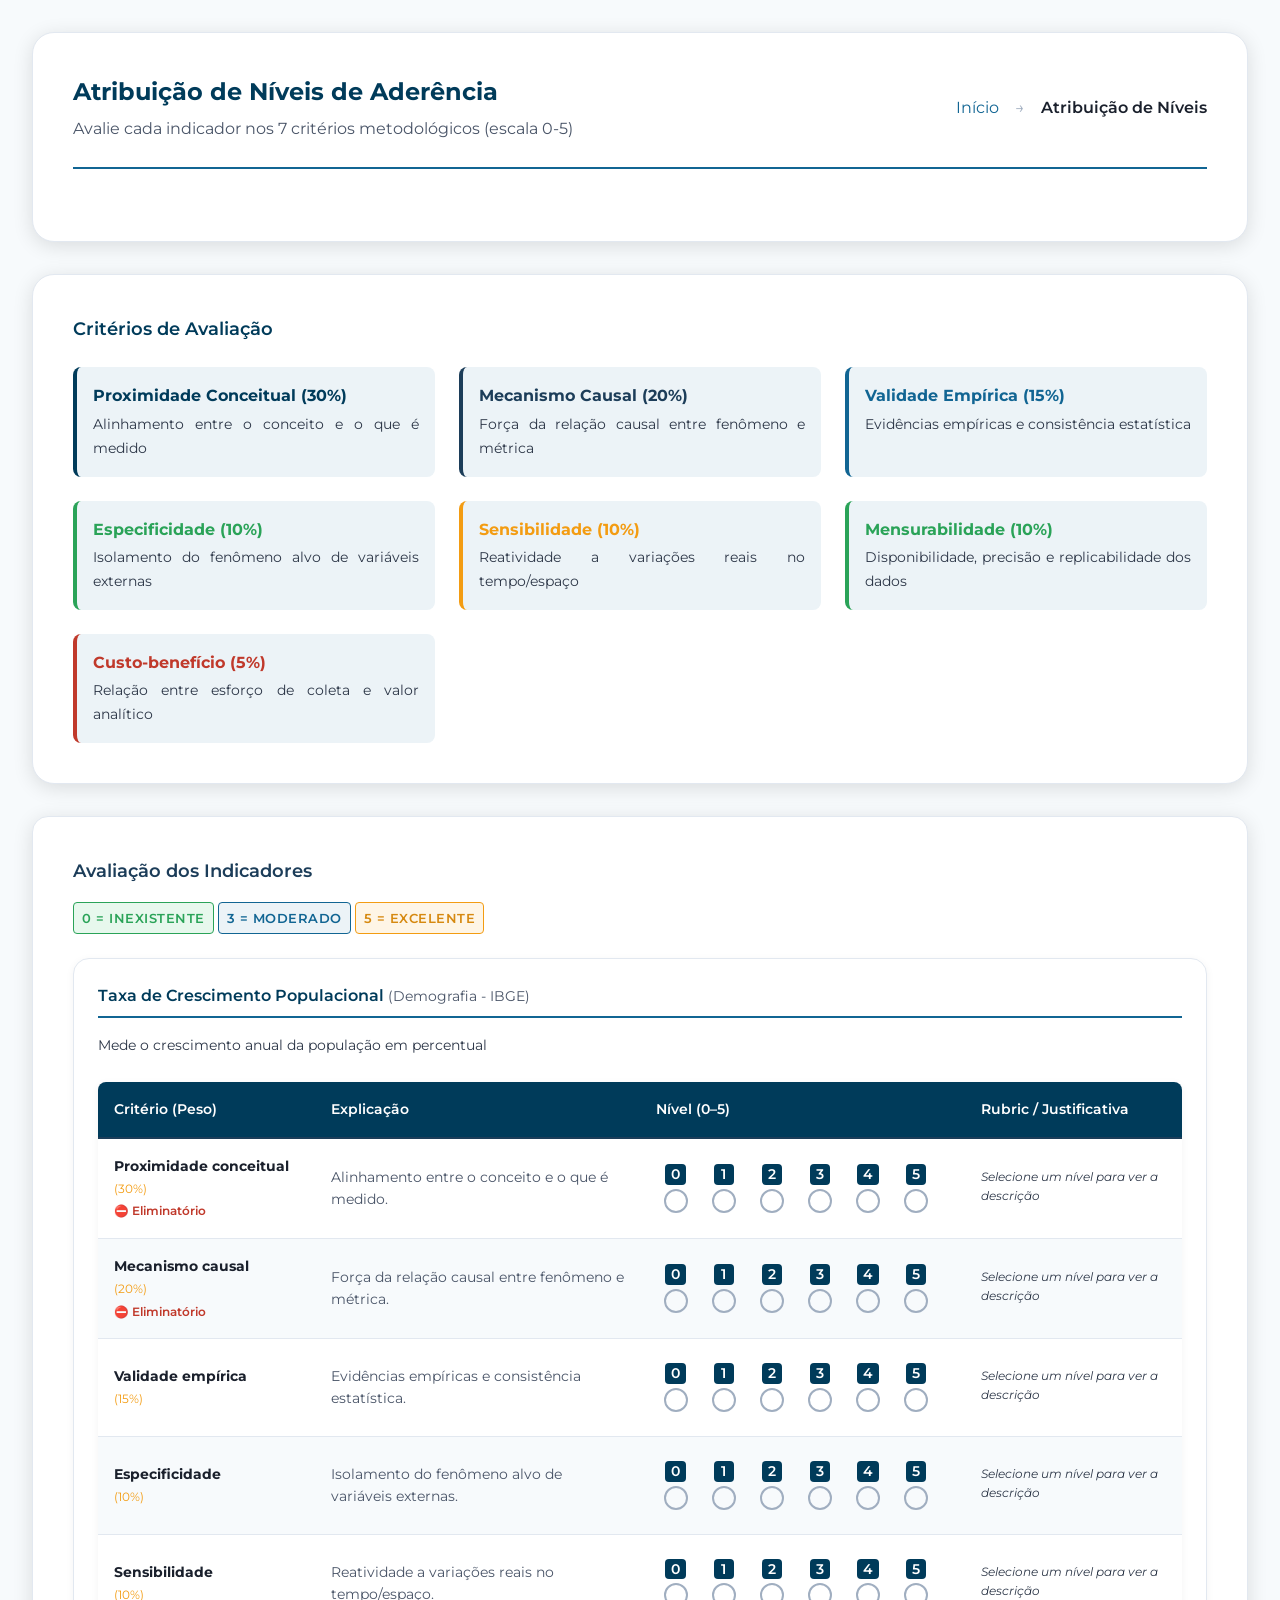
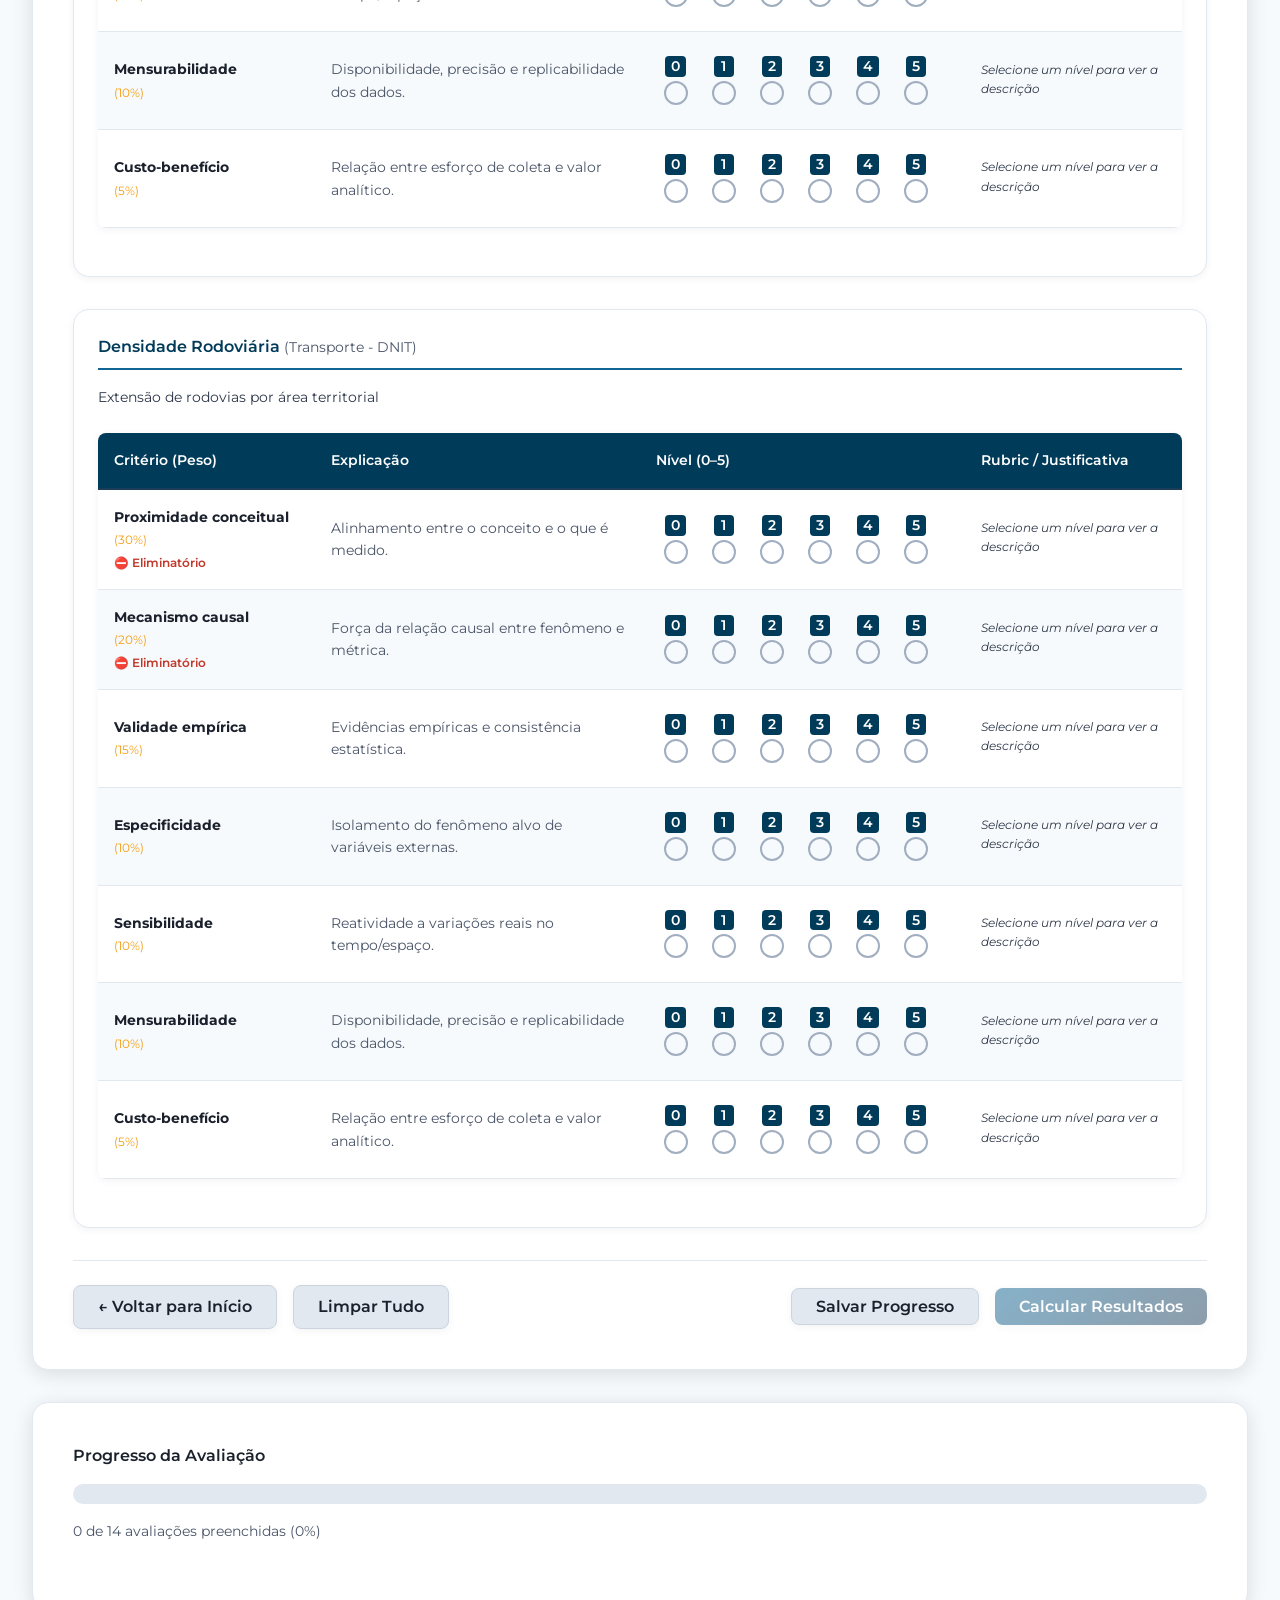
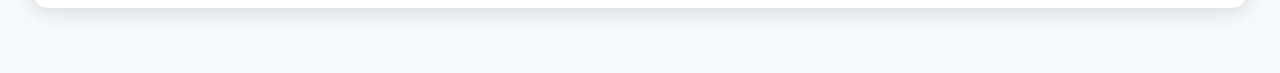
<file: atribuicao-niveis.html>
<!DOCTYPE html>
<html lang="pt-BR">
<head>
    <meta charset="UTF-8">
    <meta name="viewport" content="width=device-width, initial-scale=1.0">
    <meta name="description" content="Atribuição de Níveis de Aderência - Sistema PLI SIGMA">
    <title>Atribuição de Níveis | PLI SIGMA</title>
    
    <!-- Google Fonts -->
    <link rel="preconnect" href="https://fonts.googleapis.com">
    <link rel="preconnect" href="https://fonts.gstatic.com" crossorigin>
    <link href="https://fonts.googleapis.com/css2?family=Montserrat:wght@300;400;500;600;700;900&display=swap" rel="stylesheet">
    <link href="https://fonts.googleapis.com/css2?family=Inter:wght@300;400;500;600;700;900&display=swap" rel="stylesheet">
    
    <!-- Favicon -->
    <link rel="icon" type="image/svg+xml" href="/favicon.svg">
    
    <!-- CSS da aplicação -->
    <link rel="stylesheet" href="./styles/global.css">
    <link rel="stylesheet" href="./styles/calculadora-aderencia.css">
    <link rel="stylesheet" href="./styles/home.css">
</head>
<body>
    <!-- Container Principal Padronizado -->
    <div class="pli-main-container">
        <div class="pli-content-container wide">
            
            <!-- Header da Página -->
            <div class="pli-card">
                <div class="pli-page-header">
                    <div>
                        <h1 class="pli-page-title">Atribuição de Níveis de Aderência</h1>
                        <p class="pli-page-subtitle">Avalie cada indicador nos 7 critérios metodológicos (escala 0-5)</p>
                    </div>
                    <div class="pli-page-nav">
                        <a href="home.html">Início</a>
                        <span class="nav-separator">→</span>
                        <span class="nav-current">Atribuição de Níveis</span>
                    </div>
                </div>
            </div>

            <!-- Informações dos Critérios -->
            <div class="pli-card">
                <h2 class="section-heading">Critérios de Avaliação</h2>
                <div class="pli-grid cols-auto">
                
                <div class="criterion-card criterion-primary">
                    <h4>Proximidade Conceitual (30%)</h4>
                    <p>Alinhamento entre o conceito e o que é medido</p>
                </div>
                
                <div class="criterion-card criterion-secondary">
                    <h4>Mecanismo Causal (20%)</h4>
                    <p>Força da relação causal entre fenômeno e métrica</p>
                </div>
                
                <div class="criterion-card criterion-info">
                    <h4>Validade Empírica (15%)</h4>
                    <p>Evidências empíricas e consistência estatística</p>
                </div>
                
                <div class="criterion-card criterion-success">
                    <h4>Especificidade (10%)</h4>
                    <p>Isolamento do fenômeno alvo de variáveis externas</p>
                </div>
                
                <div class="criterion-card criterion-warning">
                    <h4>Sensibilidade (10%)</h4>
                    <p>Reatividade a variações reais no tempo/espaço</p>
                </div>
                
                <div class="criterion-card criterion-verde-medio">
                    <h4>Mensurabilidade (10%)</h4>
                    <p>Disponibilidade, precisão e replicabilidade dos dados</p>
                </div>
                
                <div class="criterion-card criterion-error">
                    <h4>Custo-benefício (5%)</h4>
                    <p>Relação entre esforço de coleta e valor analítico</p>
                </div>
            </div>
        </div>

        <!-- Avaliação dos Indicadores -->
        <div class="calculadora-card wide">
            <h2 class="calculadora-subtitle">Avaliação dos Indicadores</h2>
            <p class="section-intro">
                <span class="calculadora-badge direto">0 = Inexistente</span>
                <span class="calculadora-badge proxy-forte">3 = Moderado</span>
                <span class="calculadora-badge proxy-moderado">5 = Excelente</span>
            </p>
            
            <div id="indicadoresContainer">
                <!-- Indicadores serão carregados aqui via JavaScript -->
            </div>

            <div class="calculadora-navigation">
                <div class="calculadora-nav-left">
                    <a href="home.html" class="calculadora-btn secondary">&larr; Voltar para Início</a>
                    <button id="btnLimpar" class="calculadora-btn secondary">Limpar Tudo</button>
                </div>
                <div class="calculadora-nav-right">
                    <button id="btnSalvar" class="calculadora-btn secondary">Salvar Progresso</button>
                    <button id="btnCalcular" class="calculadora-btn primary" disabled>Calcular Resultados</button>
                </div>
            </div>
        </div>

        <!-- Status do Progresso -->
        <div class="calculadora-card" id="progressStatus">
            <h3 class="calculadora-section-title">Progresso da Avaliação</h3>
            <div class="progress-bar-track" id="progressBar">
                <div class="progress-bar-fill" id="progressFill"></div>
            </div>
            <p id="progressText" class="section-intro"></p>
        </div>
        
        </div> <!-- Fecha pli-content-container -->
    </div> <!-- Fecha pli-main-container -->

    <script>
        // ═══════════════════════════════════════════════════════════════
        // RUBRICS DESCRITIVAS — ancoragem textual para cada nível (0-5)
        // de cada critério, eliminando ambiguidade entre avaliadores
        // ═══════════════════════════════════════════════════════════════
        const rubrics = {
            0: { // Proximidade Conceitual
                0: 'Nenhuma relação entre o conceito do indicador e o fenômeno estudado',
                1: 'Relação tangencial ou muito indireta com o fenômeno',
                2: 'Relação parcial — mede aspecto correlato mas não o fenômeno em si',
                3: 'Relação moderada — capta parte relevante do fenômeno',
                4: 'Relação forte — mede o fenômeno com pequenas limitações',
                5: 'Relação direta e inequívoca com o fenômeno de interesse'
            },
            1: { // Mecanismo Causal
                0: 'Sem mecanismo causal identificável entre indicador e fenômeno',
                1: 'Hipótese causal fraca, sem fundamentação teórica robusta',
                2: 'Mecanismo causal plausível mas com muitas variáveis intervenientes',
                3: 'Mecanismo causal documentado com algumas ressalvas',
                4: 'Mecanismo causal bem estabelecido na literatura',
                5: 'Causalidade direta e amplamente comprovada'
            },
            2: { // Validade Empírica
                0: 'Sem evidências empíricas de associação com o fenômeno',
                1: 'Evidências pontuais ou anedóticas apenas',
                2: 'Alguns estudos com resultados inconsistentes entre si',
                3: 'Estudos razoáveis com resultados parcialmente convergentes',
                4: 'Base empírica sólida com consistência estatística demonstrada',
                5: 'Ampla validação empírica com alta significância e replicabilidade'
            },
            3: { // Especificidade
                0: 'Indicador genérico — influenciado por muitos fatores não relacionados',
                1: 'Muito baixa especificidade — difícil isolar o fenômeno alvo',
                2: 'Especificidade limitada — variáveis externas relevantes não controladas',
                3: 'Especificidade moderada — principais confundidores identificáveis',
                4: 'Alta especificidade — poucas variáveis externas interferem',
                5: 'Especificidade máxima — indicador isolado e dedicado ao fenômeno'
            },
            4: { // Sensibilidade
                0: 'Insensível a variações reais do fenômeno no tempo ou espaço',
                1: 'Detecta apenas variações extremas ou de grande magnitude',
                2: 'Sensibilidade limitada — detecta tendências mas não oscilações',
                3: 'Sensibilidade moderada — capta mudanças relevantes',
                4: 'Boa sensibilidade — reage a variações significativas em tempo útil',
                5: 'Alta sensibilidade — detecta variações sutis com rapidez'
            },
            5: { // Mensurabilidade
                0: 'Dados inexistentes ou inacessíveis para mensuração',
                1: 'Dados esparsos, sem série histórica ou padronização',
                2: 'Dados disponíveis mas com lacunas significativas ou baixa precisão',
                3: 'Dados razoavelmente acessíveis e com precisão aceitável',
                4: 'Dados bem documentados, acessíveis e replicáveis',
                5: 'Dados públicos, padronizados, série histórica longa e alta precisão'
            },
            6: { // Custo-Benefício
                0: 'Custo proibitivo de coleta com valor analítico irrisório',
                1: 'Custo muito alto para benefício analítico marginal',
                2: 'Custo significativo com retorno analítico limitado',
                3: 'Relação custo-benefício equilibrada',
                4: 'Bom retorno analítico com custo moderado de coleta',
                5: 'Excelente retorno — dados de fácil obtenção com alto valor analítico'
            }
        };

        // Dados dos critérios com pesos
        const criterios = [
            { nome: 'Proximidade conceitual', peso: 30, explicacao: 'Alinhamento entre o conceito e o que é medido.' },
            { nome: 'Mecanismo causal', peso: 20, explicacao: 'Força da relação causal entre fenômeno e métrica.' },
            { nome: 'Validade empírica', peso: 15, explicacao: 'Evidências empíricas e consistência estatística.' },
            { nome: 'Especificidade', peso: 10, explicacao: 'Isolamento do fenômeno alvo de variáveis externas.' },
            { nome: 'Sensibilidade', peso: 10, explicacao: 'Reatividade a variações reais no tempo/espaço.' },
            { nome: 'Mensurabilidade', peso: 10, explicacao: 'Disponibilidade, precisão e replicabilidade dos dados.' },
            { nome: 'Custo-benefício', peso: 5, explicacao: 'Relação entre esforço de coleta e valor analítico.' }
        ];

        // Critérios eliminatórios — índices dos critérios que exigem nota mínima
        const LIMIARES_ELIMINATORIOS = [
            { criterioIndex: 0, minimoNota: 2, nome: 'Proximidade Conceitual' },
            { criterioIndex: 1, minimoNota: 2, nome: 'Mecanismo Causal' }
        ];

        // Notas que exigem justificativa obrigatória
        const NOTAS_EXIGEM_JUSTIFICATIVA = [0, 1, 5];

        let indicadores = [];
        let scores = {};
        let justificativas = {}; // { "indicadorIndex-criterioIndex": "texto" }

        // Carregar dados dos indicadores (da sessão anterior ou localStorage)
        function carregarDados() {
            const dadosSalvos = localStorage.getItem('pli_indicadores');
            const scoresSalvos = localStorage.getItem('pli_scores');
            const justificativasSalvas = localStorage.getItem('pli_justificativas');
            
            if (dadosSalvos) {
                indicadores = JSON.parse(dadosSalvos);
            }
            
            if (scoresSalvos) {
                scores = JSON.parse(scoresSalvos);
            }

            if (justificativasSalvas) {
                justificativas = JSON.parse(justificativasSalvas);
            }

            if (indicadores.length === 0) {
                indicadores = [
                    {
                        indicador: "Taxa de Crescimento Populacional",
                        descricao: "Mede o crescimento anual da população em percentual",
                        area: "Demografia",
                        unidade_medida: "%",
                        fonte: "IBGE"
                    },
                    {
                        indicador: "Densidade Rodoviária",
                        descricao: "Extensão de rodovias por área territorial",
                        area: "Transporte",
                        unidade_medida: "km/km²",
                        fonte: "DNIT"
                    }
                ];
            }

            renderizarIndicadores();
            atualizarProgresso();
        }

        // Obter rubric tooltip para um critério e nível
        function getRubricTooltip(criterioIndex, nivel) {
            const r = rubrics[criterioIndex];
            return r ? (r[nivel] || '') : '';
        }

        // Renderizar indicadores na tela
        function renderizarIndicadores() {
            const container = document.getElementById('indicadoresContainer');
            container.innerHTML = '';

            indicadores.forEach((ind, i) => {
                const cardHtml = `
                    <div class="calculadora-indicador-card" style="margin-bottom: var(--spacing-xl);">
                        <h3 class="calculadora-indicador-title">
                            ${ind.indicador || 'Indicador ' + (i + 1)}
                            <span style="font-size: var(--font-size-sm); font-weight: normal; color: var(--sigma-gray-600);">
                                (${ind.area || '—'} - ${ind.fonte || '—'})
                            </span>
                        </h3>
                        <p style="margin-bottom: var(--spacing-md); color: var(--sigma-gray-700); font-size: var(--font-size-sm);">
                            ${ind.descricao || ''}
                        </p>
                        
                        <table class="calculadora-table">
                            <thead>
                                <tr>
                                    <th style="width: 20%;">Critério (Peso)</th>
                                    <th style="width: 30%;">Explicação</th>
                                    <th style="width: 30%;">Nível (0–5)</th>
                                    <th style="width: 20%;">Rubric / Justificativa</th>
                                </tr>
                            </thead>
                            <tbody>
                                ${criterios.map((c, j) => {
                                    const selectedVal = scores[i] && scores[i][j] !== undefined ? scores[i][j] : null;
                                    const needsJustification = selectedVal !== null && NOTAS_EXIGEM_JUSTIFICATIVA.includes(selectedVal);
                                    const justKey = i + '-' + j;
                                    const justText = justificativas[justKey] || '';
                                    const rubricText = selectedVal !== null ? getRubricTooltip(j, selectedVal) : 'Selecione um nível para ver a descrição';
                                    const isEliminatorio = LIMIARES_ELIMINATORIOS.some(l => l.criterioIndex === j);
                                    const eliminatorioWarning = isEliminatorio && selectedVal !== null && selectedVal < 2
                                        ? '<div style="margin-top:4px;padding:4px 8px;background:#fde8e6;border-radius:4px;font-size:11px;color:var(--sigma-error);">⚠️ Nota abaixo do limiar mínimo (2) — classificação será limitada a Incerto/Espúrio</div>'
                                        : '';
                                    
                                    return '<tr>' +
                                        '<td><strong>' + c.nome + '</strong><br><small style="color: var(--sigma-warning);">(' + c.peso + '%)</small>' +
                                        (isEliminatorio ? '<br><small style="color:var(--sigma-error);font-weight:600;">⛔ Eliminatório</small>' : '') +
                                        '</td>' +
                                        '<td style="color: var(--sigma-gray-600);">' + c.explicacao + '</td>' +
                                        '<td>' +
                                            '<div class="calculadora-radio-group">' +
                                                [0, 1, 2, 3, 4, 5].map(function(v) {
                                                    return '<label class="calculadora-radio-item" title="' + getRubricTooltip(j, v) + '">' +
                                                        '<input type="radio" name="score-' + i + '-' + j + '" value="' + v + '" ' +
                                                        (selectedVal === v ? 'checked' : '') +
                                                        ' onchange="handleScoreChange(' + i + ', ' + j + ', ' + v + ')" />' +
                                                        '<span class="calculadora-radio-label">' + v + '</span>' +
                                                    '</label>';
                                                }).join('') +
                                            '</div>' +
                                        '</td>' +
                                        '<td>' +
                                            '<div id="rubric-' + i + '-' + j + '" style="font-size:12px;color:var(--sigma-gray-700);font-style:italic;margin-bottom:4px;">' +
                                                rubricText +
                                            '</div>' +
                                            eliminatorioWarning +
                                            '<div id="just-container-' + i + '-' + j + '" style="' + (needsJustification ? '' : 'display:none;') + 'margin-top:6px;">' +
                                                '<label style="font-size:11px;color:var(--sigma-error);font-weight:600;display:block;margin-bottom:2px;">⚠ Justificativa obrigatória (nota ' + (selectedVal !== null ? selectedVal : '') + '):</label>' +
                                                '<textarea id="just-' + i + '-' + j + '" rows="2" style="width:100%;font-size:12px;border:1px solid var(--sigma-gray-300);border-radius:4px;padding:4px;resize:vertical;" placeholder="Justifique esta nota..." onchange="handleJustificativaChange(' + i + ', ' + j + ', this.value)">' + justText + '</textarea>' +
                                            '</div>' +
                                        '</td>' +
                                    '</tr>';
                                }).join('')}
                            </tbody>
                        </table>
                    </div>
                `;
                container.innerHTML += cardHtml;
            });

            document.getElementById('progressStatus').style.display = 'block';
        }

        // Manipular mudança de score
        function handleScoreChange(indicadorIndex, criterioIndex, valor) {
            if (!scores[indicadorIndex]) {
                scores[indicadorIndex] = {};
            }
            scores[indicadorIndex][criterioIndex] = parseInt(valor);
            
            localStorage.setItem('pli_scores', JSON.stringify(scores));

            // Atualizar rubric text
            const rubricEl = document.getElementById('rubric-' + indicadorIndex + '-' + criterioIndex);
            if (rubricEl) {
                rubricEl.textContent = getRubricTooltip(criterioIndex, parseInt(valor));
            }

            // Mostrar/ocultar campo de justificativa
            const justContainer = document.getElementById('just-container-' + indicadorIndex + '-' + criterioIndex);
            if (justContainer) {
                if (NOTAS_EXIGEM_JUSTIFICATIVA.includes(parseInt(valor))) {
                    justContainer.style.display = '';
                    justContainer.querySelector('label').textContent = '⚠ Justificativa obrigatória (nota ' + valor + '):';
                } else {
                    justContainer.style.display = 'none';
                }
            }

            // Atualizar aviso de limiar eliminatório
            const isEliminatorio = LIMIARES_ELIMINATORIOS.some(function(l) { return l.criterioIndex === criterioIndex; });
            if (isEliminatorio) {
                renderizarIndicadores(); // Re-renderizar para exibir/remover o aviso
                // Restaurar seleção de radio buttons após re-render
            }
            
            atualizarProgresso();
        }

        // Manipular mudança de justificativa
        function handleJustificativaChange(indicadorIndex, criterioIndex, texto) {
            var key = indicadorIndex + '-' + criterioIndex;
            justificativas[key] = texto;
            localStorage.setItem('pli_justificativas', JSON.stringify(justificativas));
        }

        // Atualizar barra de progresso
        function atualizarProgresso() {
            const totalCells = indicadores.length * criterios.length;
            let preenchidas = 0;
            let justificativasPendentes = 0;

            indicadores.forEach(function(ind, i) {
                criterios.forEach(function(c, j) {
                    if (scores[i] && scores[i][j] !== undefined) {
                        preenchidas++;
                        // Verificar se nota exige justificativa e se foi preenchida
                        if (NOTAS_EXIGEM_JUSTIFICATIVA.includes(scores[i][j])) {
                            var key = i + '-' + j;
                            if (!justificativas[key] || justificativas[key].trim() === '') {
                                justificativasPendentes++;
                            }
                        }
                    }
                });
            });

            const porcentagem = Math.round((preenchidas / totalCells) * 100);
            
            document.getElementById('progressFill').style.width = porcentagem + '%';
            
            let statusText = preenchidas + ' de ' + totalCells + ' avaliações preenchidas (' + porcentagem + '%)';
            if (justificativasPendentes > 0) {
                statusText += ' — ⚠️ ' + justificativasPendentes + ' justificativa(s) pendente(s)';
            }
            document.getElementById('progressText').textContent = statusText;

            // Habilitar botão somente se tudo preenchido E sem justificativas pendentes
            document.getElementById('btnCalcular').disabled = (porcentagem < 100 || justificativasPendentes > 0);
        }

        // Limpar todas as avaliações
        function limparTudo() {
            if (confirm('⚠️ Tem certeza que deseja limpar todas as avaliações? Esta ação não pode ser desfeita.')) {
                scores = {};
                justificativas = {};
                localStorage.removeItem('pli_scores');
                localStorage.removeItem('pli_justificativas');
                renderizarIndicadores();
                atualizarProgresso();
            }
        }

        // Salvar progresso
        function salvarProgresso() {
            localStorage.setItem('pli_indicadores', JSON.stringify(indicadores));
            localStorage.setItem('pli_scores', JSON.stringify(scores));
            localStorage.setItem('pli_justificativas', JSON.stringify(justificativas));
            
            var btn = document.getElementById('btnSalvar');
            var originalText = btn.textContent;
            btn.textContent = 'Salvo!';
            btn.style.background = 'var(--sigma-success)';
            
            setTimeout(function() {
                btn.textContent = originalText;
                btn.style.background = '';
            }, 2000);
        }

        // Calcular resultados finais
        function calcularResultados() {
            localStorage.setItem('pli_indicadores', JSON.stringify(indicadores));
            localStorage.setItem('pli_scores', JSON.stringify(scores));
            localStorage.setItem('pli_justificativas', JSON.stringify(justificativas));
            
            // Salvar metadados da avaliação
            var metadados = {
                dataAvaliacao: new Date().toISOString(),
                avaliador: localStorage.getItem('pli_avaliador') || '',
                objetoEstudo: localStorage.getItem('pli_objeto_estudo') || '',
                versaoPesos: '1.0',
                pesos: criterios.map(function(c) { return { nome: c.nome, peso: c.peso }; })
            };
            localStorage.setItem('pli_metadados', JSON.stringify(metadados));
            
            window.location.href = 'resultados.html';
        }

        // Inicialização
        document.addEventListener('DOMContentLoaded', function() {
            carregarDados();

            document.getElementById('btnLimpar').addEventListener('click', limparTudo);
            document.getElementById('btnSalvar').addEventListener('click', salvarProgresso);
            document.getElementById('btnCalcular').addEventListener('click', calcularResultados);
        });

        // Verificar se há dados na URL (vindo da home)
        var urlParams = new URLSearchParams(window.location.search);
        if (urlParams.get('dados')) {
            try {
                var dadosUrl = JSON.parse(decodeURIComponent(urlParams.get('dados')));
                indicadores = dadosUrl;
                localStorage.setItem('pli_indicadores', JSON.stringify(indicadores));
            } catch (e) {
                console.error('Erro ao processar dados da URL:', e);
            }
        }
    </script>
</body>
</html>
</file>
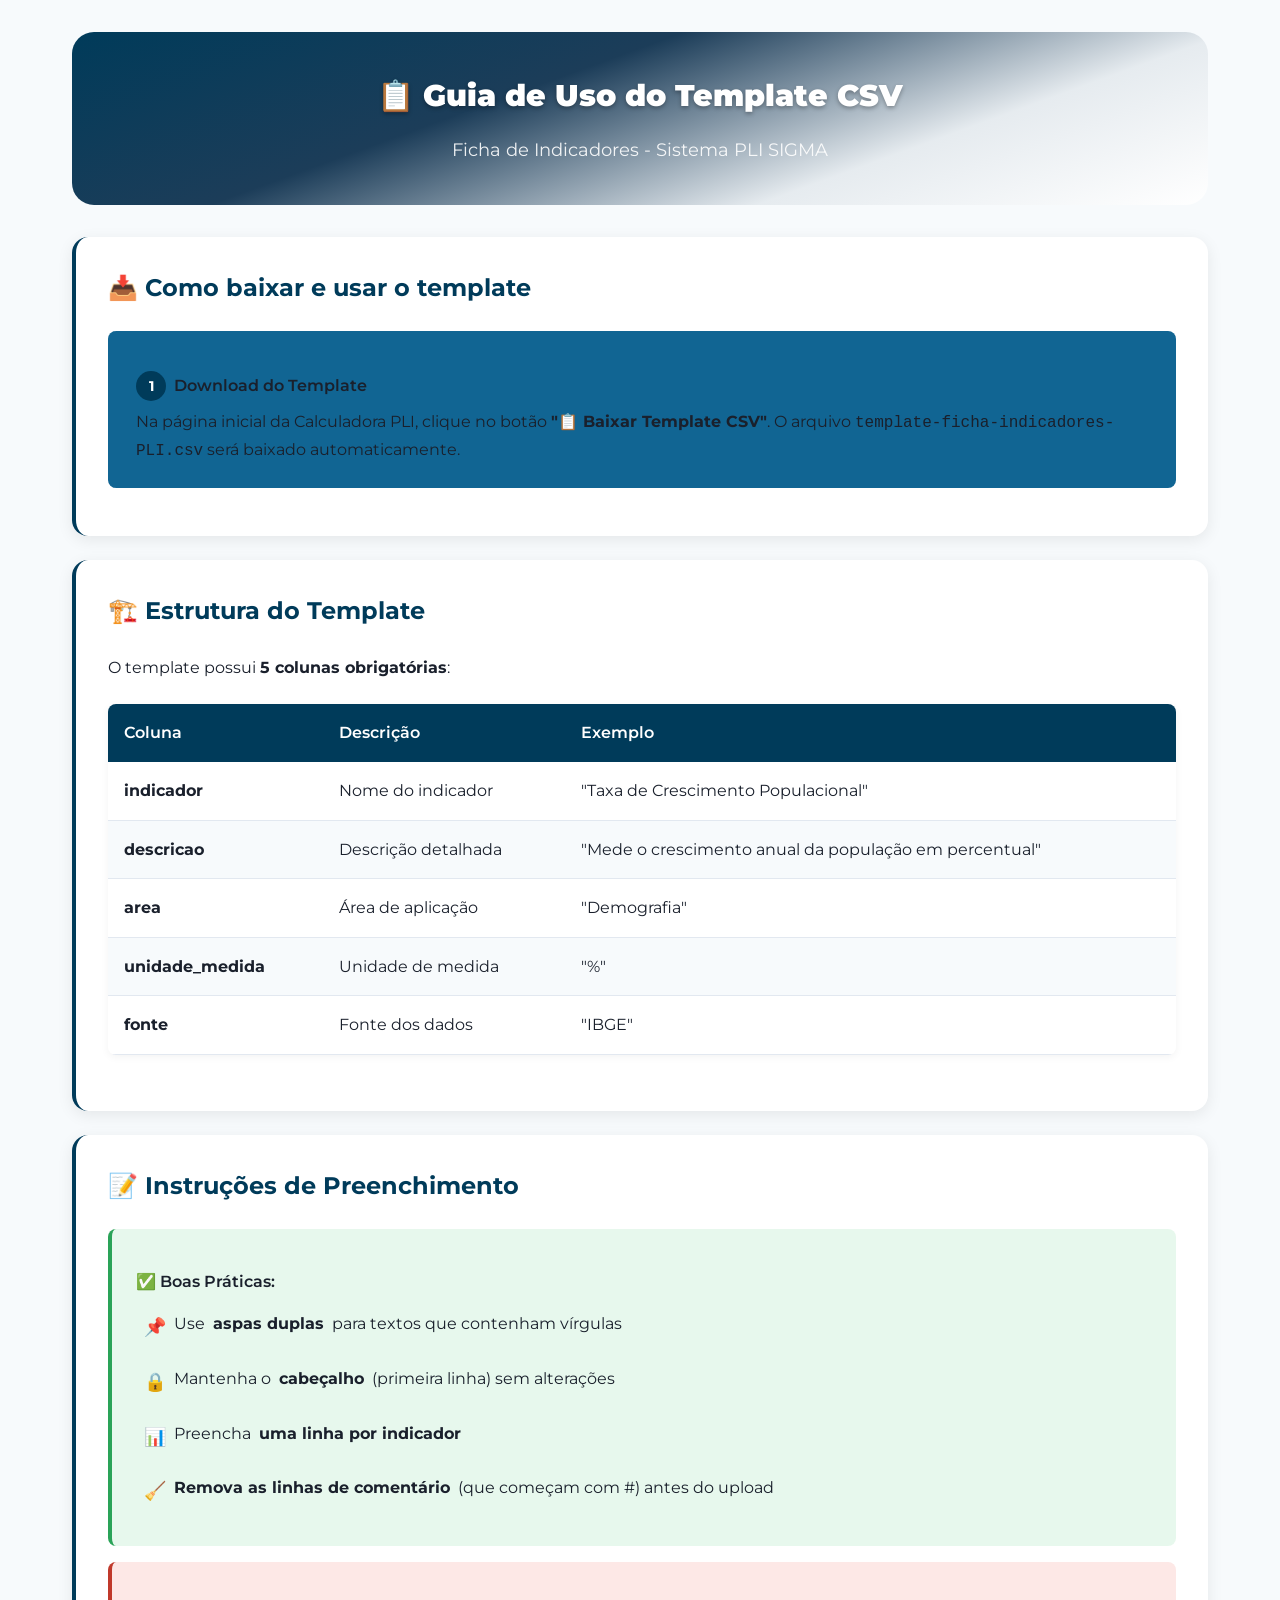
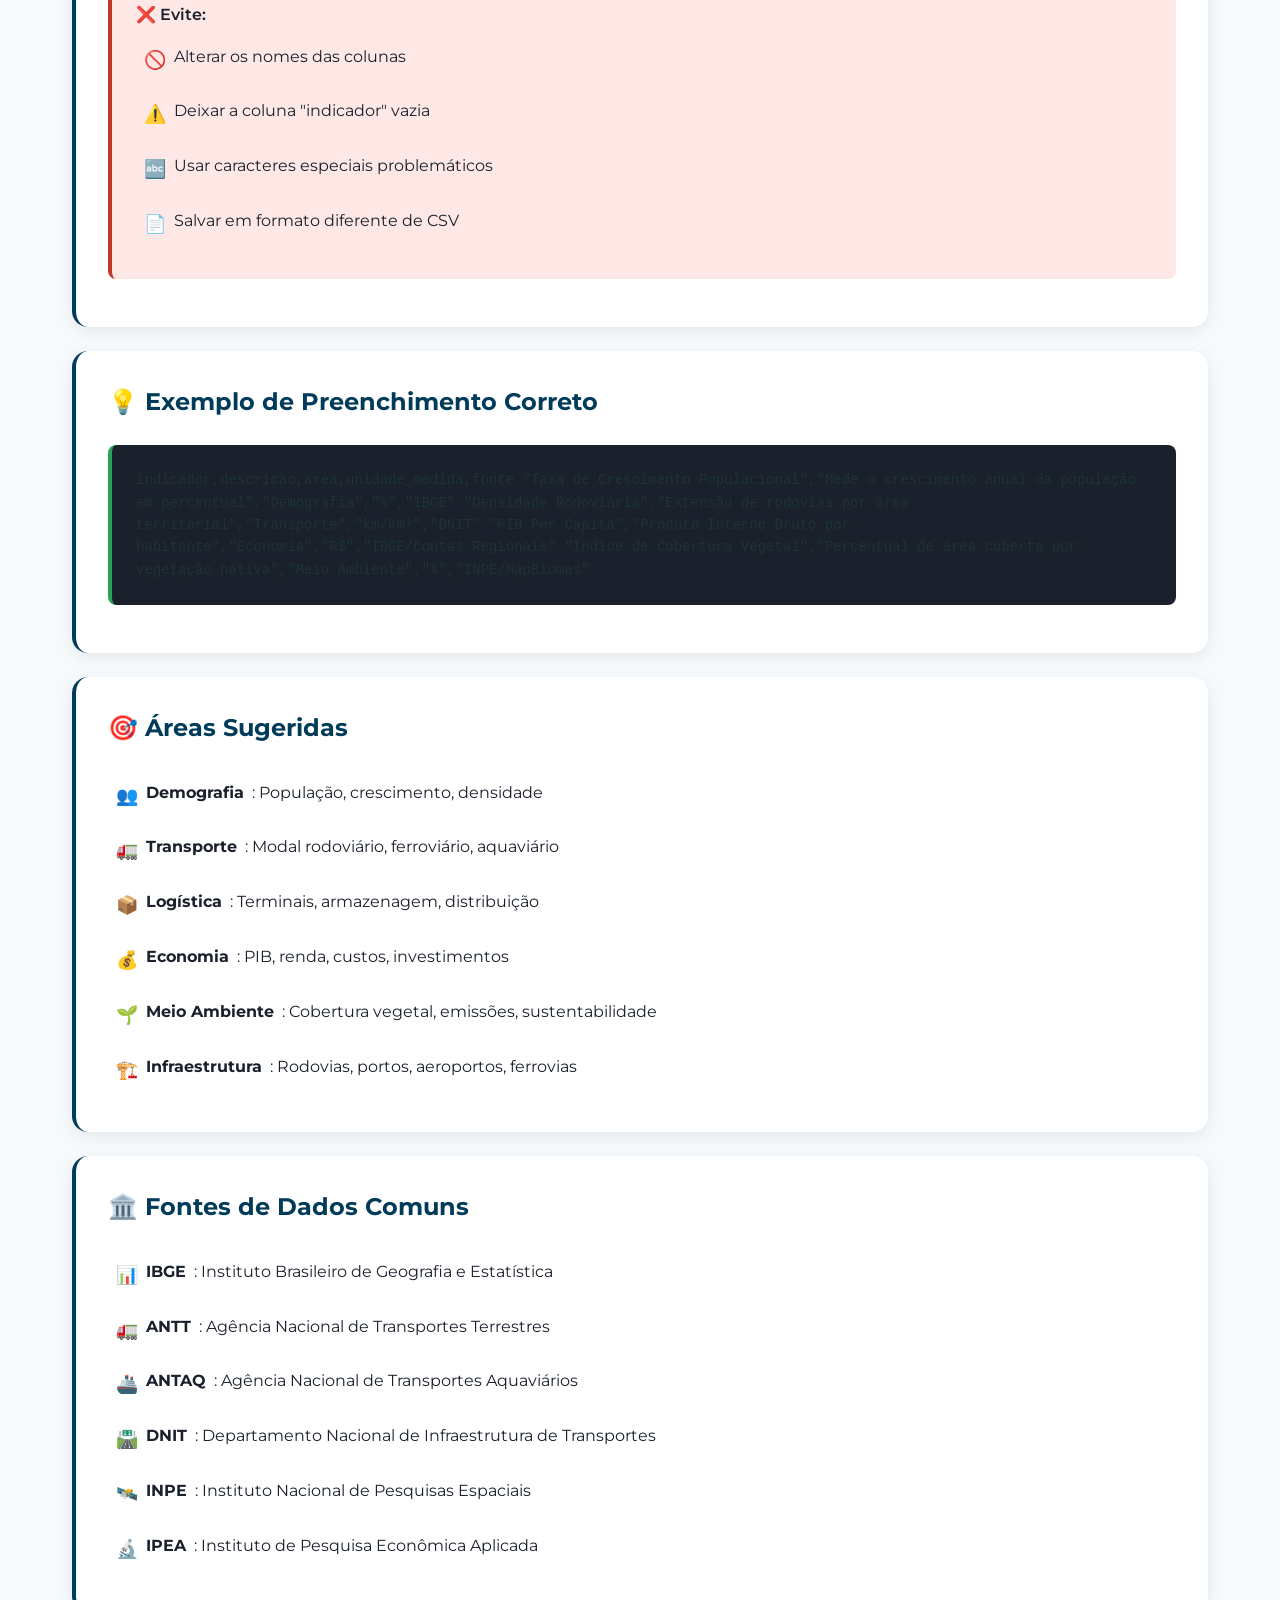
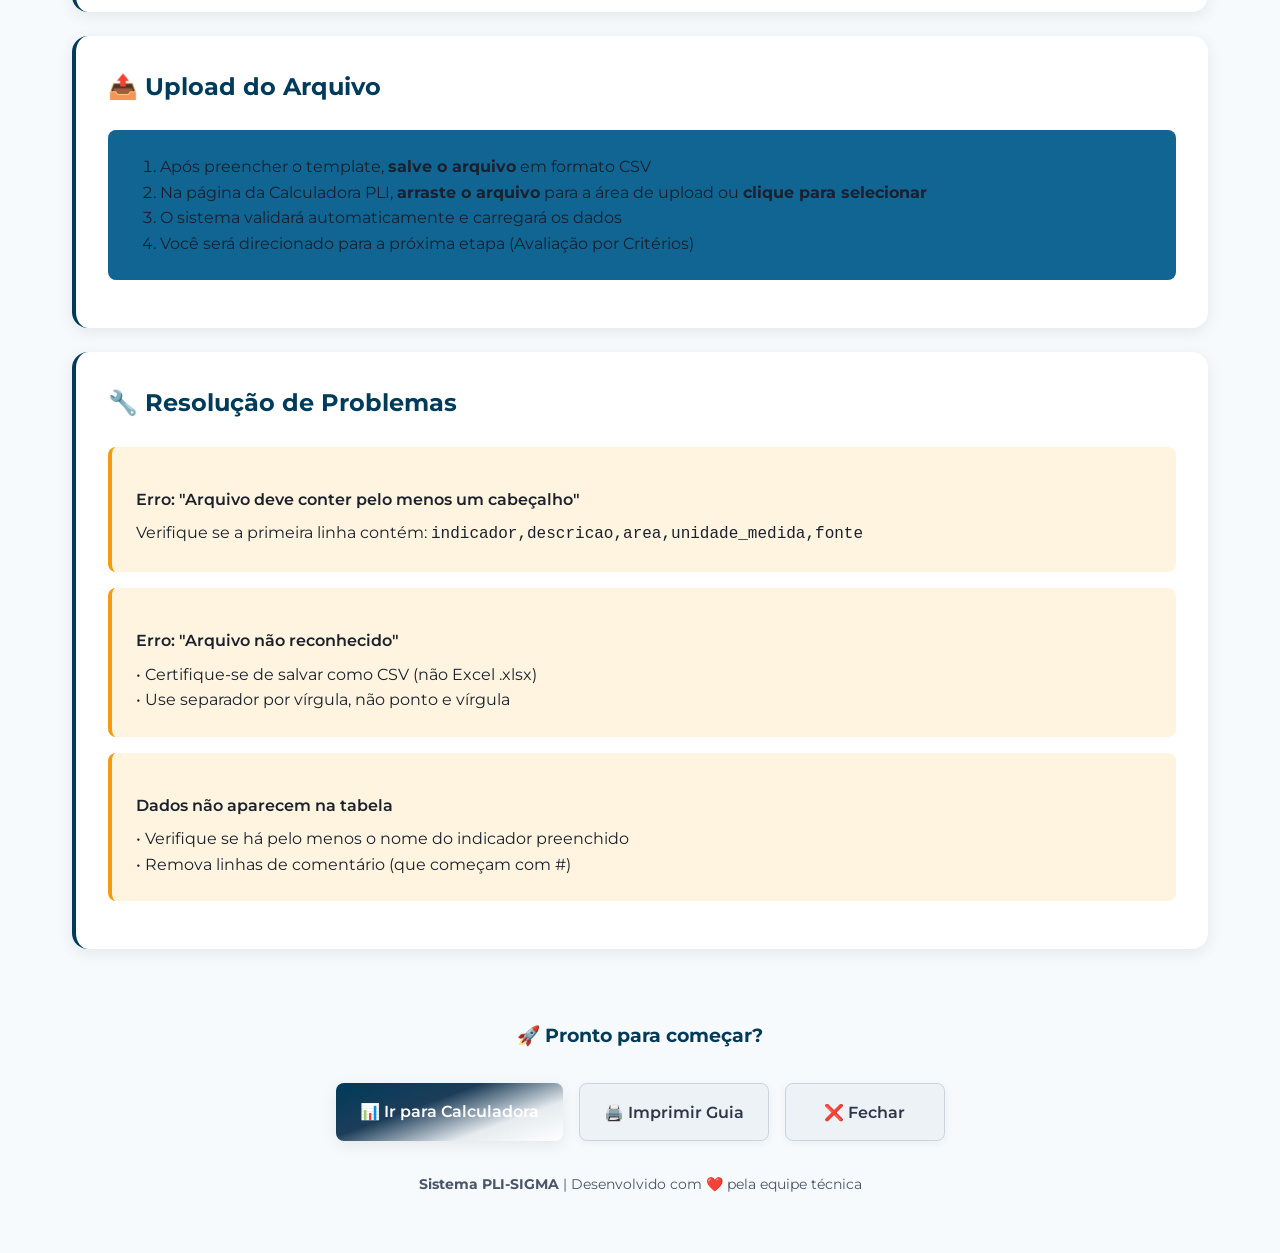
<file: guia-template.html>
<!DOCTYPE html>
<html lang="pt-BR">
<head>
    <meta charset="UTF-8">
    <meta name="viewport" content="width=device-width, initial-scale=1.0">
    <meta name="description" content="Guia de Uso do Template CSV - Sistema PLI SIGMA">
    <title>Guia Template CSV | PLI SIGMA</title>
    
    <!-- Google Fonts -->
    <link rel="preconnect" href="https://fonts.googleapis.com">
    <link rel="preconnect" href="https://fonts.gstatic.com" crossorigin>
    <link href="https://fonts.googleapis.com/css2?family=Montserrat:wght@300;400;500;600;700;900&display=swap" rel="stylesheet">
    <link href="https://fonts.googleapis.com/css2?family=Inter:wght@300;400;500;600;700;900&display=swap" rel="stylesheet">
    
    <!-- Favicon -->
    <link rel="icon" type="image/svg+xml" href="/favicon.svg">
    
    <!-- CSS da aplicação -->
    <link rel="stylesheet" href="./styles/global.css">
    <link rel="stylesheet" href="./styles/calculadora-aderencia.css">
    
    <style>
        /* Container principal - usando sistema padronizado */
        .guide-container {
            min-height: 100vh;
            background: var(--sigma-gray-50);
            padding: var(--spacing-xl);
            font-family: var(--font-family);
        }
        
        .guide-content {
            max-width: 1200px;
            margin: 0 auto;
            width: 100%;
        }
        
        .guide-header {
            background: var(--pli-gradient-main);
            color: var(--sigma-branco);
            text-align: center;
            padding: var(--spacing-2xl);
            border-radius: var(--border-radius-xl);
            margin-bottom: var(--spacing-xl);
        }
        
        .guide-title {
            font-size: var(--font-size-2xl);
            font-weight: 900;
            margin-bottom: var(--spacing-md);
            text-shadow: 0 2px 4px rgba(0, 0, 0, 0.3);
        }
        
        .guide-subtitle {
            font-size: var(--font-size-lg);
            font-weight: 400;
            opacity: 0.9;
        }
        
        .section {
            background: var(--sigma-branco);
            border-radius: var(--border-radius-lg);
            padding: var(--spacing-xl);
            margin-bottom: var(--spacing-lg);
            box-shadow: var(--shadow-md);
            border-left: 4px solid var(--sigma-primary);
        }
        
        .section h2 {
            color: var(--sigma-primary);
            font-size: var(--font-size-xl);
            font-weight: 700;
            margin-bottom: var(--spacing-lg);
            display: flex;
            align-items: center;
            gap: var(--spacing-sm);
        }
        
        .section h3 {
            color: var(--sigma-secondary);
            font-size: var(--font-size-lg);
            font-weight: 600;
            margin: var(--spacing-lg) 0 var(--spacing-md) 0;
        }
        
        .section h4 {
            color: var(--sigma-gray-800);
            font-size: var(--font-size-base);
            font-weight: 600;
            margin: var(--spacing-md) 0 var(--spacing-sm) 0;
        }
        
        .table-guide {
            width: 100%;
            border-collapse: collapse;
            margin: var(--spacing-lg) 0;
            border-radius: var(--border-radius-md);
            overflow: hidden;
            box-shadow: var(--shadow-sm);
        }
        
        .table-guide th {
            background: var(--sigma-primary);
            color: var(--sigma-branco);
            padding: var(--spacing-md);
            text-align: left;
            font-weight: 600;
        }
        
        .table-guide td {
            padding: var(--spacing-md);
            border-bottom: 1px solid var(--sigma-gray-200);
            vertical-align: top;
        }
        
        .table-guide tbody tr:nth-child(even) {
            background: var(--sigma-gray-50);
        }
        
        .table-guide tbody tr:hover {
            background: var(--sigma-accent);
        }
        
        .code-block {
            background: var(--sigma-gray-800);
            color: var(--sigma-verde-claro);
            padding: var(--spacing-lg);
            border-radius: var(--border-radius-md);
            font-family: 'Courier New', monospace;
            font-size: var(--font-size-sm);
            overflow-x: auto;
            margin: var(--spacing-md) 0;
            border-left: 4px solid var(--sigma-success);
        }
        
        .highlight-box {
            padding: var(--spacing-lg);
            border-radius: var(--border-radius-md);
            margin: var(--spacing-md) 0;
        }
        
        .highlight-box.success {
            background: var(--sigma-verde-claro);
            border-left: 4px solid var(--sigma-success);
        }
        
        .highlight-box.warning {
            background: #fff4e0;
            border-left: 4px solid var(--sigma-warning);
        }
        
        .highlight-box.error {
            background: #fde8e6;
            border-left: 4px solid var(--sigma-error);
        }
        
        .highlight-box.info {
            background: var(--sigma-accent);
            border-left: 4px solid var(--sigma-info);
        }
        
        .icon-list {
            list-style: none;
            padding: 0;
        }
        
        .icon-list li {
            display: flex;
            align-items: flex-start;
            gap: var(--spacing-sm);
            margin-bottom: var(--spacing-sm);
            padding: var(--spacing-sm);
            border-radius: var(--border-radius-sm);
            transition: background 0.2s ease;
        }
        
        .icon-list li:hover {
            background: var(--sigma-gray-50);
        }
        
        .icon-list .icon {
            font-size: var(--font-size-lg);
            flex-shrink: 0;
            margin-top: 2px;
        }
        
        .btn-group {
            display: flex;
            gap: var(--spacing-md);
            margin: var(--spacing-xl) 0;
            flex-wrap: wrap;
        }
        
        .back-to-app {
            text-align: center;
            margin-top: var(--spacing-2xl);
            padding: var(--spacing-xl);
            background: var(--sigma-gray-50);
            border-radius: var(--border-radius-lg);
        }
        
        .calculadora-btn {
            display: inline-flex;
            align-items: center;
            gap: var(--spacing-sm);
            padding: var(--spacing-md) var(--spacing-lg);
            border: none;
            border-radius: var(--border-radius-md);
            font-weight: 600;
            font-size: var(--font-size-base);
            text-decoration: none;
            cursor: pointer;
            transition: all 0.3s ease;
            min-width: 160px;
            justify-content: center;
        }
        
        .calculadora-btn.primary {
            background: var(--pli-gradient-main);
            color: var(--sigma-branco);
            box-shadow: var(--shadow-md);
        }
        
        .calculadora-btn.primary:hover {
            transform: translateY(-2px);
            box-shadow: var(--shadow-lg);
        }
        
        .calculadora-btn.secondary {
            background: var(--sigma-gray-100);
            color: var(--sigma-gray-700);
            border: 1px solid var(--sigma-gray-300);
        }
        
        .calculadora-btn.secondary:hover {
            background: var(--sigma-gray-200);
            transform: translateY(-1px);
        }
        
        .step-number {
            background: var(--sigma-primary);
            color: var(--sigma-branco);
            width: 30px;
            height: 30px;
            border-radius: 50%;
            display: inline-flex;
            align-items: center;
            justify-content: center;
            font-weight: 700;
            font-size: var(--font-size-sm);
            margin-right: var(--spacing-sm);
        }
        
        @media (max-width: 768px) {
            .guide-container {
                padding: var(--spacing-md);
            }
            
            .guide-header {
                padding: var(--spacing-lg);
            }
            
            .guide-title {
                font-size: var(--font-size-xl);
            }
            
            .section {
                padding: var(--spacing-lg);
            }
            
            .btn-group {
                flex-direction: column;
            }
            
            .table-guide {
                font-size: var(--font-size-xs);
            }
        }
    </style>
</head>
<body>
    <div class="guide-container">
        <div class="guide-content">
            
            <!-- Header -->
            <div class="guide-header">
                <h1 class="guide-title">📋 Guia de Uso do Template CSV</h1>
                <p class="guide-subtitle">Ficha de Indicadores - Sistema PLI SIGMA</p>
            </div>

        <!-- Download Section -->
        <div class="section">
            <h2>📥 Como baixar e usar o template</h2>
            
            <div class="highlight-box info">
                <h4><span class="step-number">1</span>Download do Template</h4>
                <p>Na página inicial da Calculadora PLI, clique no botão <strong>"📋 Baixar Template CSV"</strong>. 
                O arquivo <code>template-ficha-indicadores-PLI.csv</code> será baixado automaticamente.</p>
            </div>
        </div>

        <!-- Structure Section -->
        <div class="section">
            <h2>🏗️ Estrutura do Template</h2>
            <p>O template possui <strong>5 colunas obrigatórias</strong>:</p>
            
            <table class="table-guide">
                <thead>
                    <tr>
                        <th>Coluna</th>
                        <th>Descrição</th>
                        <th>Exemplo</th>
                    </tr>
                </thead>
                <tbody>
                    <tr>
                        <td><strong>indicador</strong></td>
                        <td>Nome do indicador</td>
                        <td>"Taxa de Crescimento Populacional"</td>
                    </tr>
                    <tr>
                        <td><strong>descricao</strong></td>
                        <td>Descrição detalhada</td>
                        <td>"Mede o crescimento anual da população em percentual"</td>
                    </tr>
                    <tr>
                        <td><strong>area</strong></td>
                        <td>Área de aplicação</td>
                        <td>"Demografia"</td>
                    </tr>
                    <tr>
                        <td><strong>unidade_medida</strong></td>
                        <td>Unidade de medida</td>
                        <td>"%"</td>
                    </tr>
                    <tr>
                        <td><strong>fonte</strong></td>
                        <td>Fonte dos dados</td>
                        <td>"IBGE"</td>
                    </tr>
                </tbody>
            </table>
        </div>

        <!-- Instructions Section -->
        <div class="section">
            <h2>📝 Instruções de Preenchimento</h2>
            
            <div class="highlight-box success">
                <h4>✅ Boas Práticas:</h4>
                <ul class="icon-list">
                    <li><span class="icon">📌</span>Use <strong>aspas duplas</strong> para textos que contenham vírgulas</li>
                    <li><span class="icon">🔒</span>Mantenha o <strong>cabeçalho</strong> (primeira linha) sem alterações</li>
                    <li><span class="icon">📊</span>Preencha <strong>uma linha por indicador</strong></li>
                    <li><span class="icon">🧹</span><strong>Remova as linhas de comentário</strong> (que começam com #) antes do upload</li>
                </ul>
            </div>

            <div class="highlight-box error">
                <h4>❌ Evite:</h4>
                <ul class="icon-list">
                    <li><span class="icon">🚫</span>Alterar os nomes das colunas</li>
                    <li><span class="icon">⚠️</span>Deixar a coluna "indicador" vazia</li>
                    <li><span class="icon">🔤</span>Usar caracteres especiais problemáticos</li>
                    <li><span class="icon">📄</span>Salvar em formato diferente de CSV</li>
                </ul>
            </div>
        </div>

        <!-- Example Section -->
        <div class="section">
            <h2>💡 Exemplo de Preenchimento Correto</h2>
            
            <div class="code-block">indicador,descricao,area,unidade_medida,fonte
"Taxa de Crescimento Populacional","Mede o crescimento anual da população em percentual","Demografia","%","IBGE"
"Densidade Rodoviária","Extensão de rodovias por área territorial","Transporte","km/km²","DNIT"
"PIB Per Capita","Produto Interno Bruto por habitante","Economia","R$","IBGE/Contas Regionais"
"Índice de Cobertura Vegetal","Percentual de área coberta por vegetação nativa","Meio Ambiente","%","INPE/MapBiomas"</div>
        </div>

        <!-- Areas Section -->
        <div class="section">
            <h2>🎯 Áreas Sugeridas</h2>
            
            <ul class="icon-list">
                <li><span class="icon">👥</span><strong>Demografia</strong>: População, crescimento, densidade</li>
                <li><span class="icon">🚛</span><strong>Transporte</strong>: Modal rodoviário, ferroviário, aquaviário</li>
                <li><span class="icon">📦</span><strong>Logística</strong>: Terminais, armazenagem, distribuição</li>
                <li><span class="icon">💰</span><strong>Economia</strong>: PIB, renda, custos, investimentos</li>
                <li><span class="icon">🌱</span><strong>Meio Ambiente</strong>: Cobertura vegetal, emissões, sustentabilidade</li>
                <li><span class="icon">🏗️</span><strong>Infraestrutura</strong>: Rodovias, portos, aeroportos, ferrovias</li>
            </ul>
        </div>

        <!-- Sources Section -->
        <div class="section">
            <h2>🏛️ Fontes de Dados Comuns</h2>
            
            <ul class="icon-list">
                <li><span class="icon">📊</span><strong>IBGE</strong>: Instituto Brasileiro de Geografia e Estatística</li>
                <li><span class="icon">🚛</span><strong>ANTT</strong>: Agência Nacional de Transportes Terrestres</li>
                <li><span class="icon">🚢</span><strong>ANTAQ</strong>: Agência Nacional de Transportes Aquaviários</li>
                <li><span class="icon">🛣️</span><strong>DNIT</strong>: Departamento Nacional de Infraestrutura de Transportes</li>
                <li><span class="icon">🛰️</span><strong>INPE</strong>: Instituto Nacional de Pesquisas Espaciais</li>
                <li><span class="icon">🔬</span><strong>IPEA</strong>: Instituto de Pesquisa Econômica Aplicada</li>
            </ul>
        </div>

        <!-- Upload Process -->
        <div class="section">
            <h2>📤 Upload do Arquivo</h2>
            
            <div class="highlight-box info">
                <ol style="margin: 0; padding-left: 1.5rem;">
                    <li>Após preencher o template, <strong>salve o arquivo</strong> em formato CSV</li>
                    <li>Na página da Calculadora PLI, <strong>arraste o arquivo</strong> para a área de upload ou <strong>clique para selecionar</strong></li>
                    <li>O sistema validará automaticamente e carregará os dados</li>
                    <li>Você será direcionado para a próxima etapa (Avaliação por Critérios)</li>
                </ol>
            </div>
        </div>

        <!-- Troubleshooting Section -->
        <div class="section">
            <h2>🔧 Resolução de Problemas</h2>
            
            <div class="highlight-box warning">
                <h4>Erro: "Arquivo deve conter pelo menos um cabeçalho"</h4>
                <p>Verifique se a primeira linha contém: <code>indicador,descricao,area,unidade_medida,fonte</code></p>
            </div>
            
            <div class="highlight-box warning">
                <h4>Erro: "Arquivo não reconhecido"</h4>
                <p>• Certifique-se de salvar como CSV (não Excel .xlsx)<br>
                • Use separador por vírgula, não ponto e vírgula</p>
            </div>
            
            <div class="highlight-box warning">
                <h4>Dados não aparecem na tabela</h4>
                <p>• Verifique se há pelo menos o nome do indicador preenchido<br>
                • Remova linhas de comentário (que começam com #)</p>
            </div>
        </div>

        <!-- Back to App -->
        <div class="back-to-app">
            <h3 style="color: var(--sigma-primary); margin-bottom: var(--spacing-md);">🚀 Pronto para começar?</h3>
            <div class="btn-group" style="justify-content: center;">
                <a href="home.html" class="calculadora-btn primary">
                    📊 Ir para Calculadora
                </a>
                <button onclick="window.print()" class="calculadora-btn secondary">
                    🖨️ Imprimir Guia
                </button>
                <button onclick="window.close()" class="calculadora-btn secondary">
                    ❌ Fechar
                </button>
            </div>
            
            <p style="margin-top: var(--spacing-lg); color: var(--sigma-gray-600); font-size: var(--font-size-sm);">
                <strong>Sistema PLI-SIGMA</strong> | Desenvolvido com ❤️ pela equipe técnica
            </p>
        </div>
        
        </div> <!-- Fecha guide-content -->
    </div> <!-- Fecha guide-container -->

    <script>
        console.log('📖 Guia Template CSV carregado com sucesso!');
        
        // Smooth scroll para links internos
        document.querySelectorAll('a[href^="#"]').forEach(anchor => {
            anchor.addEventListener('click', function (e) {
                e.preventDefault();
                document.querySelector(this.getAttribute('href')).scrollIntoView({
                    behavior: 'smooth'
                });
            });
        });
    </script>
</body>
</html>
</file>
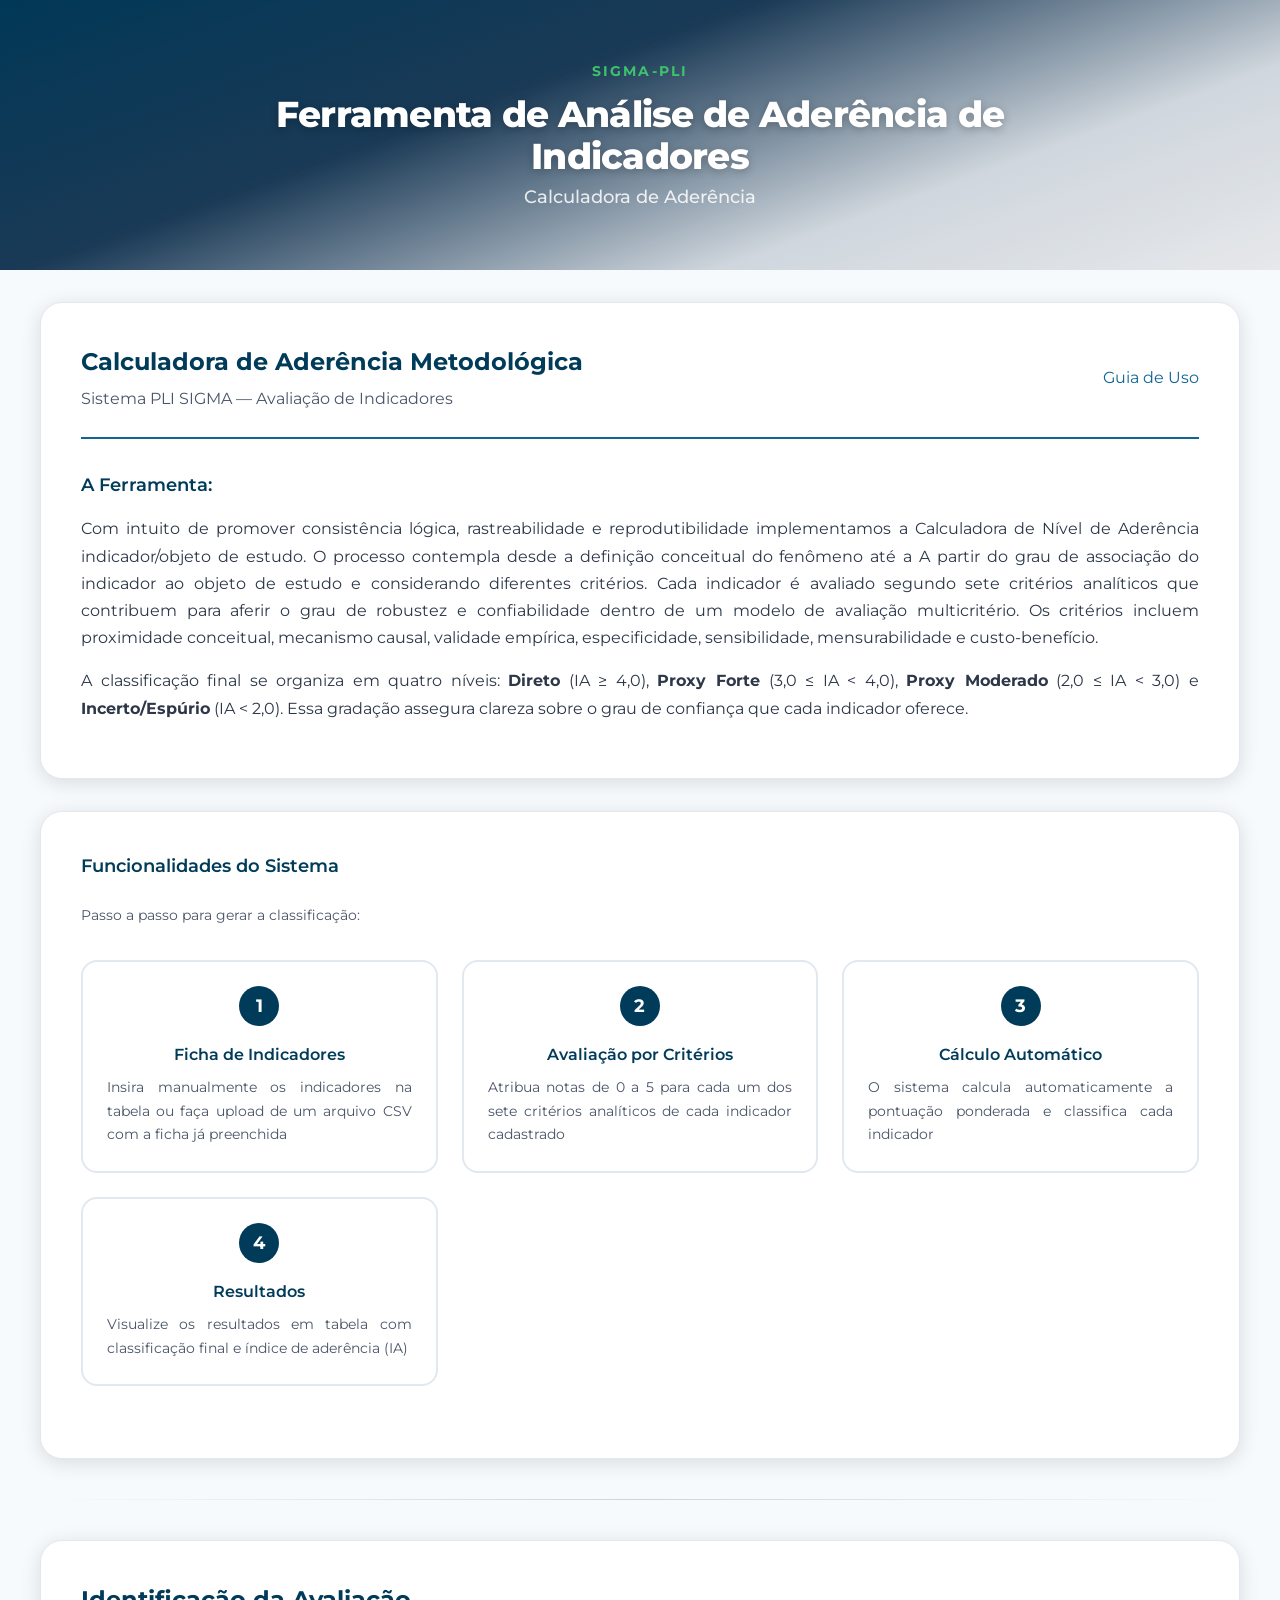
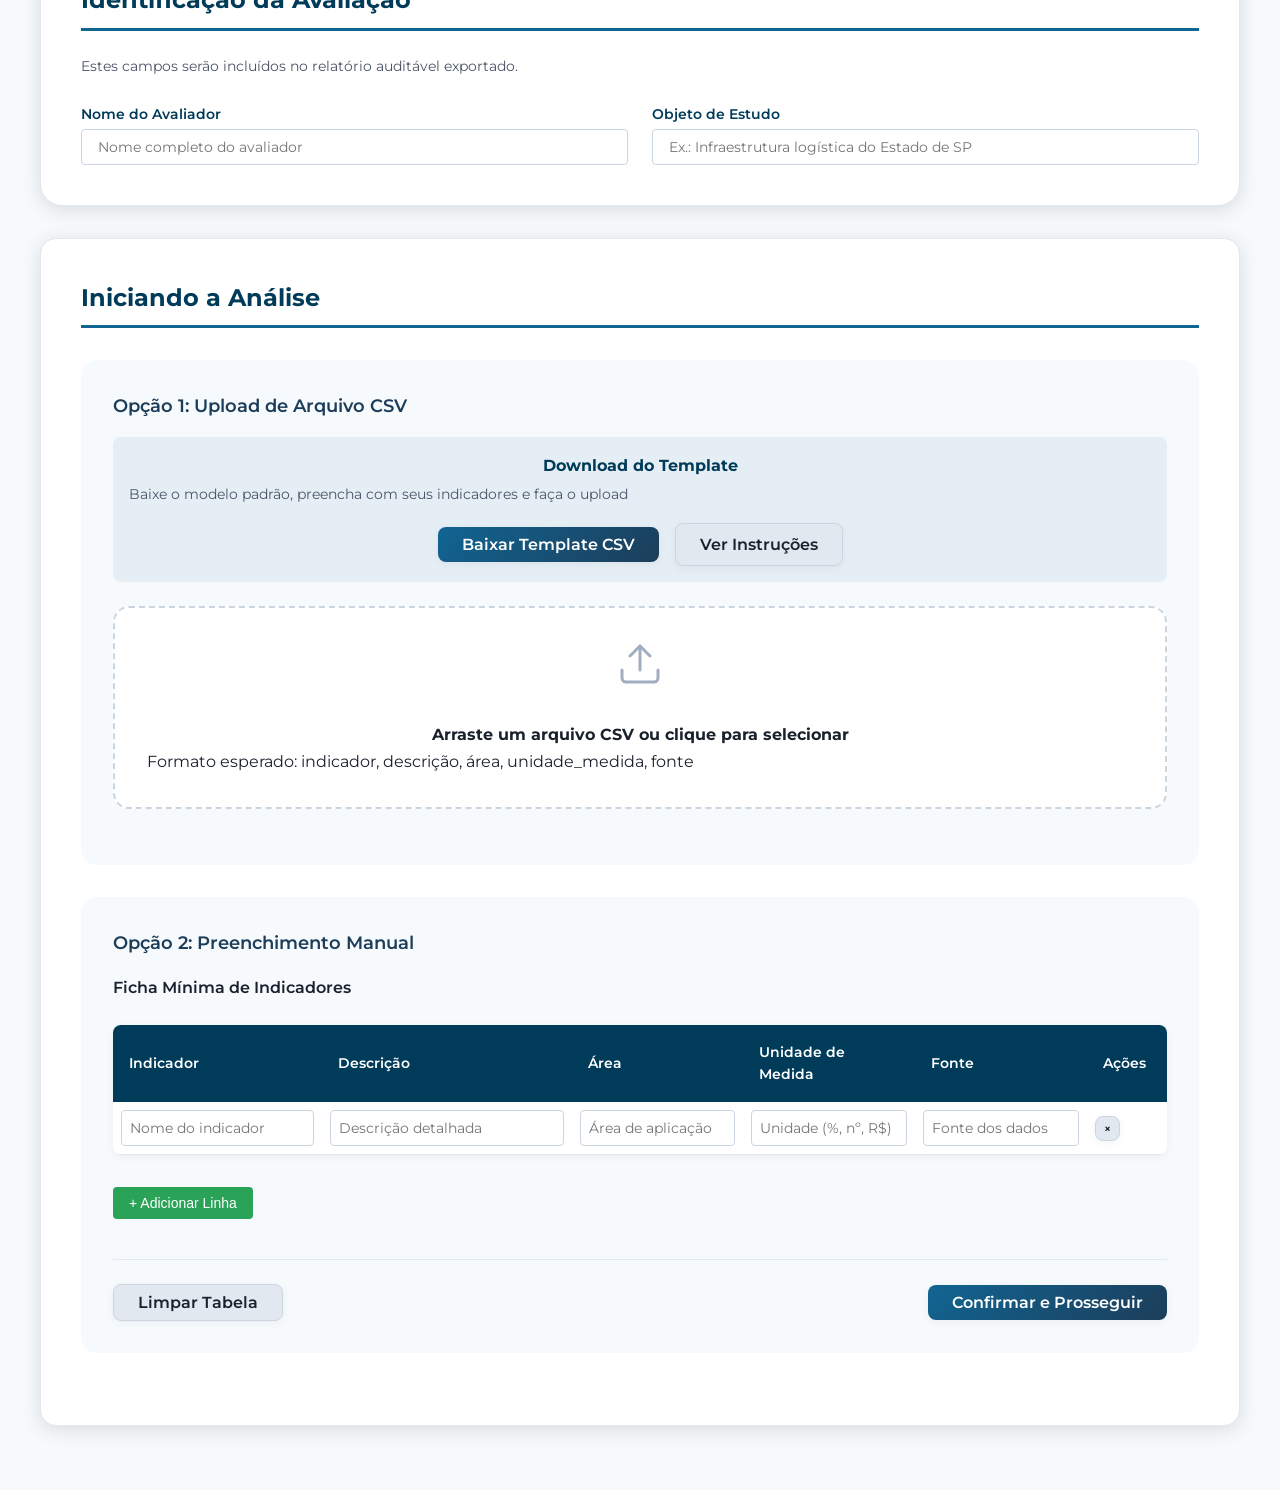
<file: home.html>
<!DOCTYPE html>
<html lang="pt-BR">
<head>
    <meta charset="UTF-8">
    <meta name="viewport" content="width=device-width, initial-scale=1.0">
    <meta name="description" content="Ferramenta de Análise de Aderência de Indicadores - Sistema PLI SIGMA">
    <title>Calculadora de Aderência | PLI SIGMA</title>
    
    <!-- Google Fonts -->
    <link rel="preconnect" href="https://fonts.googleapis.com">
    <link rel="preconnect" href="https://fonts.gstatic.com" crossorigin>
    <link href="https://fonts.googleapis.com/css2?family=Montserrat:wght@300;400;500;600;700;900&display=swap" rel="stylesheet">
    <link href="https://fonts.googleapis.com/css2?family=Inter:wght@300;400;500;600;700;900&display=swap" rel="stylesheet">
    
    <!-- Favicon -->
    <link rel="icon" type="image/svg+xml" href="/favicon.svg">
    
    <!-- CSS da aplicação -->
    <link rel="stylesheet" href="./styles/global.css">
    <link rel="stylesheet" href="./styles/calculadora-aderencia.css">
    <link rel="stylesheet" href="./styles/WelcomeSection_PLI.css">
    <link rel="stylesheet" href="./styles/home.css">
</head>
<body>
    <!-- Seção Hero -->
    <section class="hero-section">
        <div class="hero-content">
            <div class="welcome-title">SIGMA-PLI</div>
            <h1 class="welcome-heading">Ferramenta de Análise de Aderência de Indicadores</h1>
            <h2 class="welcome-subtitle">Calculadora de Aderência</h2>
        </div>
    </section>

    <!-- Container Principal Padronizado -->
    <div class="pli-main-container">
        <div class="pli-content-container">
            
            <!-- Card Welcome -->
            <div class="pli-card">
                <div class="pli-page-header">
                    <div>
                        <h1 class="pli-page-title">Calculadora de Aderência Metodológica</h1>
                        <p class="pli-page-subtitle">Sistema PLI SIGMA — Avaliação de Indicadores</p>
                    </div>
                    <div class="pli-page-nav">
                        <a href="guia-template.html" target="_blank">Guia de Uso</a>
                    </div>
                </div>
                
                <div class="pli-section">
                    <h2 class="section-heading-md">A Ferramenta:</h2>
                    
                    <p class="methodology-text">
                        Com intuito de promover consistência lógica, rastreabilidade e reprodutibilidade implementamos a Calculadora de Nível de Aderência indicador/objeto de estudo. O processo contempla desde a definição conceitual do fenômeno até a 
                        A partir do grau de associação do indicador ao objeto de estudo e considerando diferentes critérios. 
                        Cada indicador é avaliado segundo sete critérios analíticos que contribuem para aferir o grau de robustez 
                        e confiabilidade dentro de um modelo de avaliação multicritério. Os critérios incluem proximidade conceitual, 
                        mecanismo causal, validade empírica, especificidade, sensibilidade, mensurabilidade e custo-benefício.
                    </p>
                    
                    <p class="methodology-text">
                        A classificação final se organiza em quatro níveis: <strong>Direto</strong> (IA ≥ 4,0), 
                        <strong>Proxy Forte</strong> (3,0 ≤ IA &lt; 4,0), <strong>Proxy Moderado</strong> (2,0 ≤ IA &lt; 3,0) e 
                        <strong>Incerto/Espúrio</strong> (IA &lt; 2,0). Essa gradação assegura clareza sobre o grau de confiança 
                        que cada indicador oferece.
                    </p>
                </div>
            </div>

            <!-- Funcionalidades do Sistema -->
            <div class="pli-card">
                <h2 class="section-heading">Funcionalidades do Sistema</h2>
                <p class="section-intro">Passo a passo para gerar a classificação:</p>
            
            <div class="step-cards">
                <div class="step-card">
                    <div class="step-number">1</div>
                    <h3 class="step-title">Ficha de Indicadores</h3>
                    <p class="step-description">
                        Insira manualmente os indicadores na tabela ou faça upload de um arquivo CSV 
                        com a ficha já preenchida
                    </p>
                </div>
                
                <div class="step-card">
                    <div class="step-number">2</div>
                    <h3 class="step-title">Avaliação por Critérios</h3>
                    <p class="step-description">
                        Atribua notas de 0 a 5 para cada um dos sete critérios analíticos 
                        de cada indicador cadastrado
                    </p>
                </div>
                
                <div class="step-card">
                    <div class="step-number">3</div>
                    <h3 class="step-title">Cálculo Automático</h3>
                    <p class="step-description">
                        O sistema calcula automaticamente a pontuação ponderada e 
                        classifica cada indicador
                    </p>
                </div>
                
                <div class="step-card">
                    <div class="step-number">4</div>
                    <h3 class="step-title">Resultados</h3>
                    <p class="step-description">
                        Visualize os resultados em tabela com classificação final 
                        e índice de aderência (IA)
                    </p>
                </div>
            </div>
        </div>

        <hr class="section-divider">

        <!-- Metadados da Avaliação -->
        <div class="pli-card">
            <h2 class="calculadora-title">Identificação da Avaliação</h2>
            <p class="section-intro">
                Estes campos serão incluídos no relatório auditável exportado.
            </p>
            <div class="metadados-grid">
                <div>
                    <label>Nome do Avaliador</label>
                    <input type="text" id="avaliadorInput" placeholder="Nome completo do avaliador"
                        class="calculadora-text-input">
                </div>
                <div>
                    <label>Objeto de Estudo</label>
                    <input type="text" id="objetoEstudoInput" placeholder="Ex.: Infraestrutura logística do Estado de SP"
                        class="calculadora-text-input">
                </div>
            </div>
        </div>

        <!-- Iniciando a Análise -->
        <div class="calculadora-card">
            <h2 class="calculadora-title">Iniciando a Análise</h2>
            
            <div class="input-section">
                <h3 class="calculadora-subtitle">Opção 1: Upload de Arquivo CSV</h3>
                
                <div class="template-download">
                    <h4>Download do Template</h4>
                    <p>
                        Baixe o modelo padrão, preencha com seus indicadores e faça o upload
                    </p>
                    <div class="btn-group">
                        <button id="btnDownloadTemplate" class="calculadora-btn primary">
                            Baixar Template CSV
                        </button>
                        <a href="guia-template.html" target="_blank" class="calculadora-btn secondary">
                            Ver Instruções
                        </a>
                    </div>
                </div>
                
                <div class="upload-area" id="uploadArea">
                    <div class="upload-icon">
                        <svg xmlns="http://www.w3.org/2000/svg" width="48" height="48" viewBox="0 0 24 24" fill="none" stroke="currentColor" stroke-width="1.5" stroke-linecap="round" stroke-linejoin="round"><path d="M21 15v4a2 2 0 0 1-2 2H5a2 2 0 0 1-2-2v-4"/><polyline points="17 8 12 3 7 8"/><line x1="12" y1="3" x2="12" y2="15"/></svg>
                    </div>
                    <h4>Arraste um arquivo CSV ou clique para selecionar</h4>
                    <p>Formato esperado: indicador, descrição, área, unidade_medida, fonte</p>
                    <input type="file" id="csvFile" accept=".csv" hidden>
                </div>
                <div id="uploadStatus" class="calculadora-success"></div>
            </div>

            <div class="input-section">
                <h3 class="calculadora-subtitle">Opção 2: Preenchimento Manual</h3>
                <p class="calculadora-section-title">Ficha Mínima de Indicadores</p>
                
                <div class="calculadora-table-wrapper">
                    <table class="ficha-table" id="indicadoresTable">
                        <thead>
                            <tr>
                                <th>Indicador</th>
                                <th>Descrição</th>
                                <th>Área</th>
                                <th>Unidade de Medida</th>
                                <th>Fonte</th>
                                <th>Ações</th>
                            </tr>
                        </thead>
                        <tbody id="tableBody">
                            <tr>
                                <td><input type="text" placeholder="Nome do indicador"></td>
                                <td><input type="text" placeholder="Descrição detalhada"></td>
                                <td><input type="text" placeholder="Área de aplicação"></td>
                                <td><input type="text" placeholder="Unidade (%, nº, R$)"></td>
                                <td><input type="text" placeholder="Fonte dos dados"></td>
                                <td>
                                    <button class="calculadora-btn secondary btn-remove-row" data-action="remove-row">&times;</button>
                                </td>
                            </tr>
                        </tbody>
                    </table>
                </div>
                
                <button id="btnAddRow" class="add-row-btn">+ Adicionar Linha</button>
                
                <div class="calculadora-navigation">
                    <div class="calculadora-nav-left">
                        <button id="btnClearTable" class="calculadora-btn secondary">Limpar Tabela</button>
                    </div>
                    <div class="calculadora-nav-right">
                        <button id="btnConfirm" class="calculadora-btn primary">Confirmar e Prosseguir</button>
                    </div>
                </div>
            </div> <!-- Fecha último pli-card -->
            
        </div> <!-- Fecha pli-content-container -->
    </div> <!-- Fecha pli-main-container -->

    <script>
        // Funcionalidades da tabela
        function addRow() {
            var tbody = document.getElementById('tableBody');
            var newRow = tbody.insertRow();
            newRow.innerHTML =
                '<td><input type="text" placeholder="Nome do indicador"></td>' +
                '<td><input type="text" placeholder="Descrição detalhada"></td>' +
                '<td><input type="text" placeholder="Área de aplicação"></td>' +
                '<td><input type="text" placeholder="Unidade (%, nº, R$)"></td>' +
                '<td><input type="text" placeholder="Fonte dos dados"></td>' +
                '<td><button class="calculadora-btn secondary btn-remove-row" data-action="remove-row">&times;</button></td>';
        }

        function removeRow(button) {
            var row = button.closest('tr');
            var tbody = document.getElementById('tableBody');
            if (tbody.children.length > 1) {
                row.remove();
            } else {
                alert('Deve haver pelo menos uma linha na tabela.');
            }
        }

        function clearTable() {
            if (confirm('Tem certeza que deseja limpar toda a tabela?')) {
                var tbody = document.getElementById('tableBody');
                tbody.innerHTML =
                    '<tr>' +
                    '<td><input type="text" placeholder="Nome do indicador"></td>' +
                    '<td><input type="text" placeholder="Descrição detalhada"></td>' +
                    '<td><input type="text" placeholder="Área de aplicação"></td>' +
                    '<td><input type="text" placeholder="Unidade (%, nº, R$)"></td>' +
                    '<td><input type="text" placeholder="Fonte dos dados"></td>' +
                    '<td><button class="calculadora-btn secondary btn-remove-row" data-action="remove-row">&times;</button></td>' +
                    '</tr>';
            }
        }

        function validateAndProceed() {
            var rows = document.querySelectorAll('#tableBody tr');
            var validRows = 0;
            
            rows.forEach(function(row) {
                var inputs = row.querySelectorAll('input[type="text"]');
                var filledInputs = 0;
                inputs.forEach(function(input) {
                    if (input.value.trim() !== '') filledInputs++;
                });
                if (filledInputs >= 2) validRows++;
            });

            if (validRows === 0) {
                alert('Por favor, preencha pelo menos o nome e descrição de um indicador.');
                return;
            }

            // Salvar metadados do avaliador
            var avaliador = document.getElementById('avaliadorInput').value.trim();
            var objetoEstudo = document.getElementById('objetoEstudoInput').value.trim();
            if (avaliador) localStorage.setItem('pli_avaliador', avaliador);
            if (objetoEstudo) localStorage.setItem('pli_objeto_estudo', objetoEstudo);

            if (confirm(`${validRows} indicador(es) será(ão) processado(s). Deseja prosseguir para a etapa de avaliação?`)) {
                // Coletar dados da tabela
                const dadosIndicadores = [];
                const rows = document.querySelectorAll('#tableBody tr');
                
                rows.forEach(row => {
                    const inputs = row.querySelectorAll('input[type="text"]');
                    if (inputs[0].value.trim() !== '') { // Se tem pelo menos o nome do indicador
                        dadosIndicadores.push({
                            indicador: inputs[0].value.trim(),
                            descricao: inputs[1].value.trim(),
                            area: inputs[2].value.trim(),
                            unidade_medida: inputs[3].value.trim(),
                            fonte: inputs[4].value.trim()
                        });
                    }
                });
                
                // Salvar no localStorage
                localStorage.setItem('pli_indicadores', JSON.stringify(dadosIndicadores));
                
                // Redirecionar para atribuição de níveis
                window.location.href = 'atribuicao-niveis.html';
            }
        }

        // Funcionalidades de upload
        const uploadArea = document.getElementById('uploadArea');
        const fileInput = document.getElementById('csvFile');
        const uploadStatus = document.getElementById('uploadStatus');

        uploadArea.addEventListener('click', () => fileInput.click());

        uploadArea.addEventListener('dragover', (e) => {
            e.preventDefault();
            uploadArea.classList.add('dragover');
        });

        uploadArea.addEventListener('dragleave', () => {
            uploadArea.classList.remove('dragover');
        });

        uploadArea.addEventListener('drop', (e) => {
            e.preventDefault();
            uploadArea.classList.remove('dragover');
            const files = e.dataTransfer.files;
            if (files.length > 0) {
                handleFile(files[0]);
            }
        });

        fileInput.addEventListener('change', (e) => {
            if (e.target.files.length > 0) {
                handleFile(e.target.files[0]);
            }
        });

        function handleFile(file) {
            if (!file.name.endsWith('.csv')) {
                alert('Por favor, selecione um arquivo CSV.');
                return;
            }

            const reader = new FileReader();
            reader.onload = (e) => {
                try {
                    const csvData = e.target.result;
                    const lines = csvData.split('\n').filter(line => line.trim() !== '');
                    
                    if (lines.length < 2) {
                        throw new Error('Arquivo deve conter pelo menos um cabeçalho e uma linha de dados.');
                    }

                    // Processar CSV e popular tabela
                    populateTableFromCSV(lines);
                    
                    uploadStatus.style.display = 'block';
                    uploadStatus.textContent = 'Arquivo "' + file.name + '" carregado com sucesso! ' + (lines.length - 1) + ' indicador(es) importado(s).';
                    
                } catch (error) {
                    alert('Erro ao processar arquivo: ' + error.message);
                }
            };
            reader.readAsText(file);
        }

        function populateTableFromCSV(lines) {
            var tbody = document.getElementById('tableBody');
            tbody.innerHTML = '';

            for (var i = 1; i < lines.length; i++) {
                var values = lines[i].split(',').map(function(v) { return v.trim().replace(/"/g, ''); });
                
                if (values.length >= 2 && values[0]) {
                    var row = tbody.insertRow();
                    row.innerHTML =
                        '<td><input type="text" value="' + (values[0] || '') + '" placeholder="Nome do indicador"></td>' +
                        '<td><input type="text" value="' + (values[1] || '') + '" placeholder="Descrição detalhada"></td>' +
                        '<td><input type="text" value="' + (values[2] || '') + '" placeholder="Área de aplicação"></td>' +
                        '<td><input type="text" value="' + (values[3] || '') + '" placeholder="Unidade (%, nº, R$)"></td>' +
                        '<td><input type="text" value="' + (values[4] || '') + '" placeholder="Fonte dos dados"></td>' +
                        '<td><button class="calculadora-btn secondary btn-remove-row" data-action="remove-row">&times;</button></td>';
                }
            }

            if (tbody.children.length === 0) {
                addRow();
            }
        }

        function downloadTemplate() {
            var csvContent = '# TEMPLATE FICHA MÍNIMA DE INDICADORES - PLI SIGMA\n' +
                '# Instruções de preenchimento:\n' +
                '# 1. Preencha uma linha para cada indicador\n' +
                '# 2. Use aspas duplas para textos que contenham vírgulas\n' +
                '# 3. Mantenha o cabeçalho (primeira linha) sem alterações\n' +
                '# 4. Remova estas linhas de comentário antes do upload\n' +
                '#\n' +
                '# Exemplo de preenchimento:\n' +
                '# "Taxa de Crescimento Populacional","Mede o crescimento anual da população em percentual","Demografia","%","IBGE"\n' +
                '#\n' +
                'indicador,descricao,area,unidade_medida,fonte\n' +
                '"[Nome do Indicador 1]","[Descrição detalhada do que o indicador mede]","[Área: Demografia, Transporte, Economia, etc.]","[Unidade: %, nº, R$, ton/ano, etc.]","[Fonte: IBGE, ANTT, ANTAQ, etc.]"\n' +
                '"[Nome do Indicador 2]","","","",""\n' +
                '"[Nome do Indicador 3]","","","",""\n' +
                '"","","","",""\n' +
                '"","","","","" ';
            
            var blob = new Blob([csvContent], { type: 'text/csv;charset=utf-8;' });
            var link = document.createElement('a');
            
            if (link.download !== undefined) {
                var url = URL.createObjectURL(blob);
                link.setAttribute('href', url);
                link.setAttribute('download', 'template-ficha-indicadores-PLI.csv');
                link.style.visibility = 'hidden';
                document.body.appendChild(link);
                link.click();
                document.body.removeChild(link);
                
                var button = document.getElementById('btnDownloadTemplate');
                var originalText = button.textContent;
                button.textContent = 'Template Baixado!';
                button.style.background = 'var(--sigma-success)';
                
                setTimeout(function() {
                    button.textContent = originalText;
                    button.style.background = '';
                }, 2000);
            }
        }

        // Inicialização
        document.addEventListener('DOMContentLoaded', function() {
            var avaliadorSalvo = localStorage.getItem('pli_avaliador');
            var objetoSalvo = localStorage.getItem('pli_objeto_estudo');
            if (avaliadorSalvo) document.getElementById('avaliadorInput').value = avaliadorSalvo;
            if (objetoSalvo) document.getElementById('objetoEstudoInput').value = objetoSalvo;

            // Event listeners
            document.getElementById('btnAddRow').addEventListener('click', addRow);
            document.getElementById('btnClearTable').addEventListener('click', clearTable);
            document.getElementById('btnConfirm').addEventListener('click', validateAndProceed);
            document.getElementById('btnDownloadTemplate').addEventListener('click', downloadTemplate);

            // Delegação para botões de remover linha
            document.getElementById('tableBody').addEventListener('click', function(e) {
                var btn = e.target.closest('[data-action="remove-row"]');
                if (btn) removeRow(btn);
            });
        });
    </script>
</body>
</html>
</file>
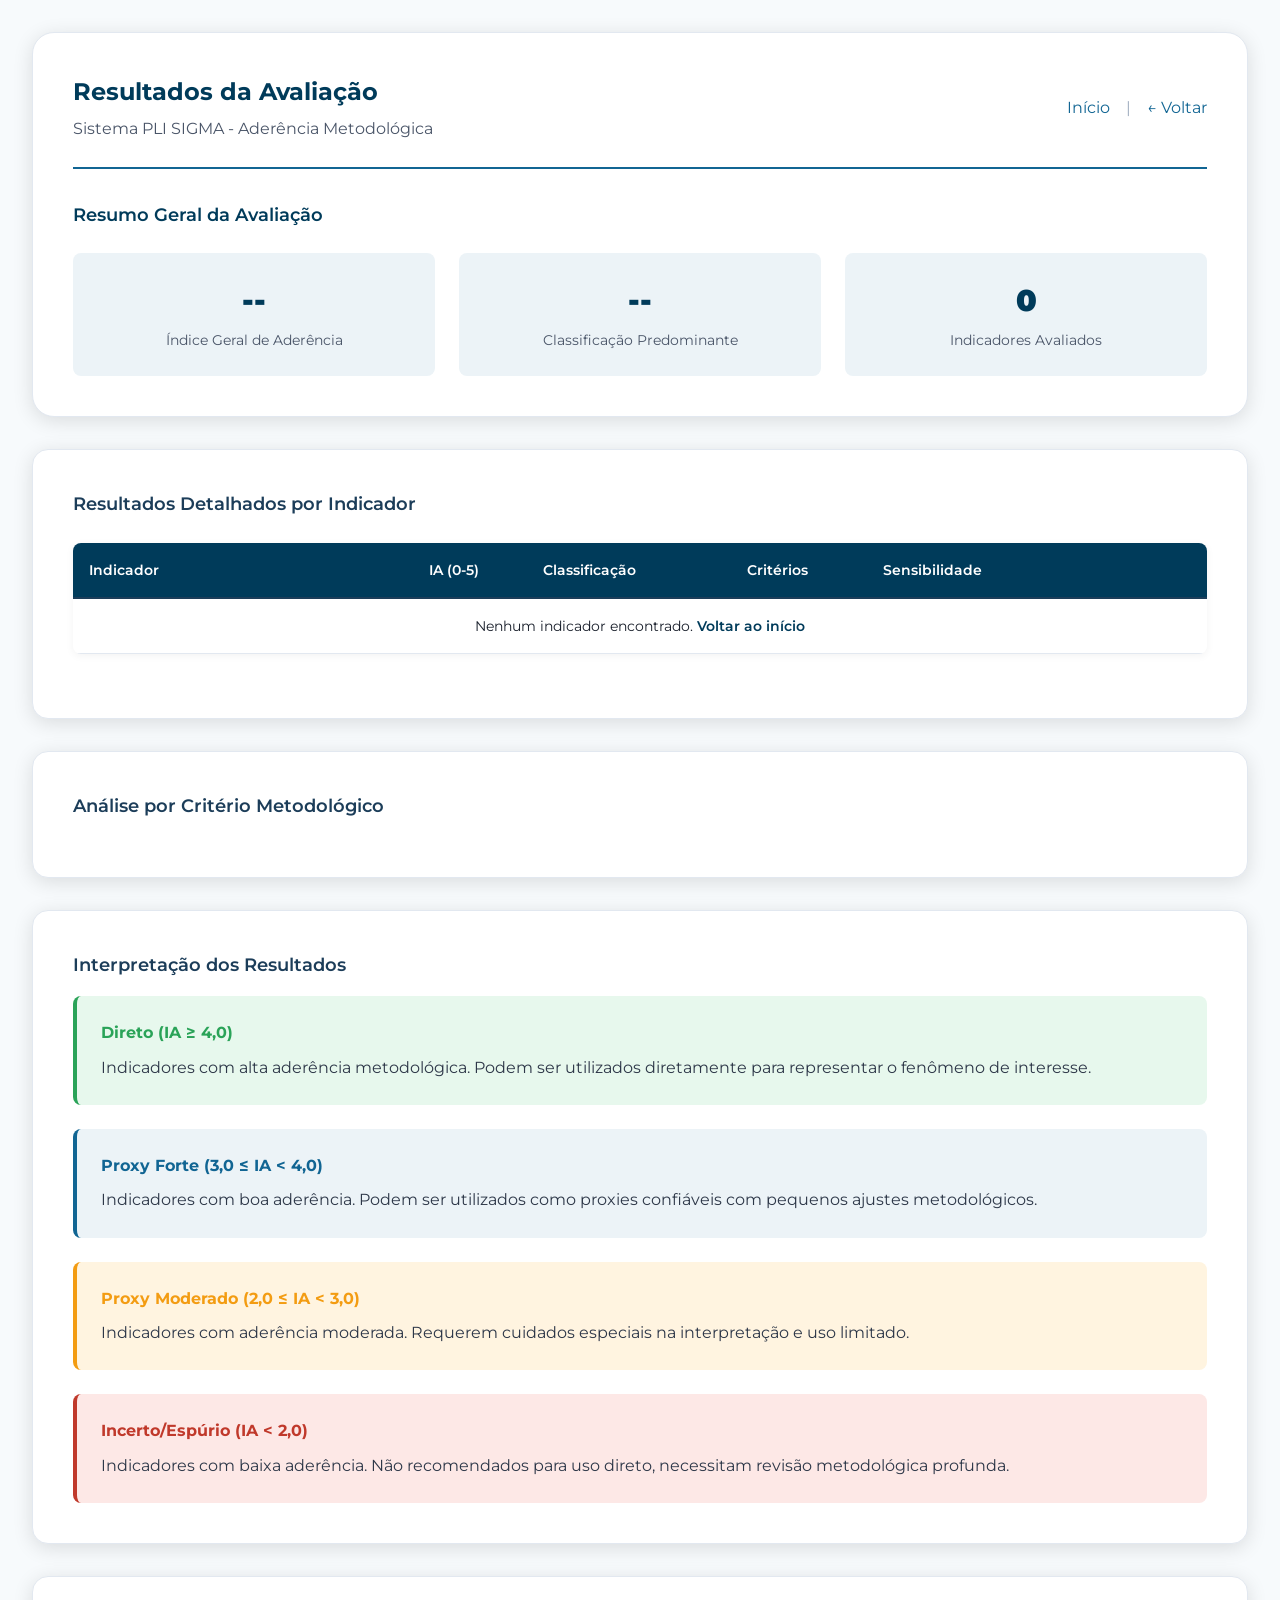
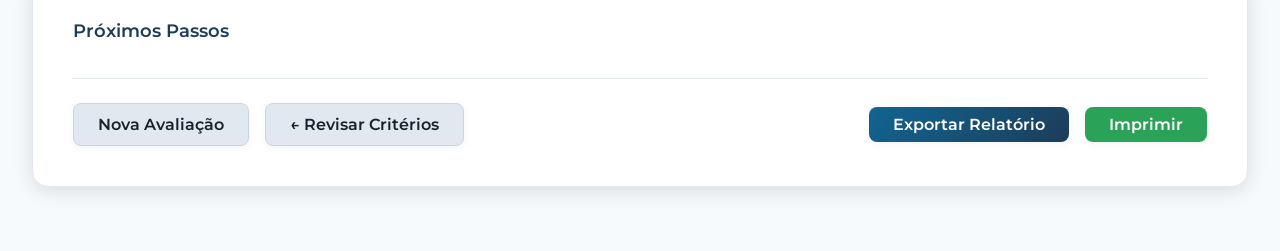
<file: resultados.html>
<!DOCTYPE html>
<html lang="pt-BR">
<head>
    <meta charset="UTF-8">
    <meta name="viewport" content="width=device-width, initial-scale=1.0">
    <meta name="description" content="Resultados da Calculadora de Aderência Metodológica - Sistema PLI SIGMA">
    <title>Resultados | Calculadora PLI SIGMA</title>
    
    <!-- Google Fonts -->
    <link rel="preconnect" href="https://fonts.googleapis.com">
    <link rel="preconnect" href="https://fonts.gstatic.com" crossorigin>
    <link href="https://fonts.googleapis.com/css2?family=Montserrat:wght@300;400;500;600;700;900&display=swap" rel="stylesheet">
    <link href="https://fonts.googleapis.com/css2?family=Inter:wght@300;400;500;600;700;900&display=swap" rel="stylesheet">
    
    <!-- CSS da aplicação -->
    <link rel="stylesheet" href="./styles/global.css">
    <link rel="stylesheet" href="./styles/calculadora-aderencia.css">
    <link rel="stylesheet" href="./styles/home.css">
</head>
<body>
    <!-- Container Principal Padronizado -->
    <div class="pli-main-container">
        <div class="pli-content-container wide">
            
            <!-- Header da Página -->
            <div class="pli-card">
                <div class="pli-page-header">
                    <div>
                        <h1 class="pli-page-title">Resultados da Avaliação</h1>
                        <p class="pli-page-subtitle">Sistema PLI SIGMA - Aderência Metodológica</p>
                    </div>
                    <div class="pli-page-nav">
                        <a href="home.html">Início</a>
                        <span class="nav-separator">|</span>
                        <a href="atribuicao-niveis.html">&larr; Voltar</a>
                    </div>
                </div>

                <!-- Resumo Geral -->
                <div class="pli-section" id="resumoGeral">
                    <h3 class="section-heading">Resumo Geral da Avaliação</h3>
                    <div class="pli-grid cols-3">
                        <div class="summary-stat">
                            <div class="stat-value" id="indiceGeralValue">--</div>
                            <div class="stat-label">Índice Geral de Aderência</div>
                        </div>
                        <div class="summary-stat">
                            <div class="stat-value" id="classificacaoGeralValue">--</div>
                            <div class="stat-label">Classificação Predominante</div>
                        </div>
                        <div class="summary-stat">
                            <div class="stat-value" id="totalIndicadores">0</div>
                            <div class="stat-label">Indicadores Avaliados</div>
                        </div>
                    </div>
                </div>
            </div>
        </div>

        <!-- Resultados Detalhados -->
        <div class="calculadora-card wide">
            <h2 class="calculadora-subtitle">Resultados Detalhados por Indicador</h2>
            
            <div class="calculadora-table-wrapper">
                <table class="calculadora-table" id="tabelaResultados">
                    <thead>
                        <tr>
                            <th>Indicador</th>
                            <th>IA (0-5)</th>
                            <th>Classificação</th>
                            <th>Critérios</th>
                            <th>Sensibilidade</th>
                        </tr>
                    </thead>
                    <tbody>
                        <!-- Resultados serão inseridos aqui via JavaScript -->
                    </tbody>
                </table>
            </div>
        </div>

        <!-- Análise por Critério -->
        <div class="calculadora-card wide">
            <h2 class="calculadora-subtitle">Análise por Critério Metodológico</h2>
            
            <div id="analiseCriterios" class="analysis-criteria-grid">
                <!-- Cards de critérios serão inseridos aqui -->
            </div>
        </div>

        <!-- Interpretação dos Resultados -->
        <div class="calculadora-card">
            <h2 class="calculadora-subtitle">Interpretação dos Resultados</h2>
            
            <div class="interpretation-grid">
                <div class="interpretation-card direto">
                    <h4>Direto (IA &ge; 4,0)</h4>
                    <p>Indicadores com alta aderência metodológica. Podem ser utilizados diretamente para representar o fenômeno de interesse.</p>
                </div>
                
                <div class="interpretation-card proxy-forte">
                    <h4>Proxy Forte (3,0 &le; IA &lt; 4,0)</h4>
                    <p>Indicadores com boa aderência. Podem ser utilizados como proxies confiáveis com pequenos ajustes metodológicos.</p>
                </div>
                
                <div class="interpretation-card proxy-moderado">
                    <h4>Proxy Moderado (2,0 &le; IA &lt; 3,0)</h4>
                    <p>Indicadores com aderência moderada. Requerem cuidados especiais na interpretação e uso limitado.</p>
                </div>
                
                <div class="interpretation-card incerto">
                    <h4>Incerto/Espúrio (IA &lt; 2,0)</h4>
                    <p>Indicadores com baixa aderência. Não recomendados para uso direto, necessitam revisão metodológica profunda.</p>
                </div>
            </div>
        </div>

        <!-- Ações Finais -->
        <div class="calculadora-card">
            <h2 class="calculadora-subtitle">Próximos Passos</h2>
            
            <div class="calculadora-navigation">
                <div class="calculadora-nav-left">
                    <a href="home.html" class="calculadora-btn secondary">Nova Avaliação</a>
                    <a href="atribuicao-niveis.html" class="calculadora-btn secondary">&larr; Revisar Critérios</a>
                </div>
                <div class="calculadora-nav-right">
                    <button id="btnExportar" class="calculadora-btn primary">Exportar Relatório</button>
                    <button id="btnImprimir" class="calculadora-btn success">Imprimir</button>
                </div>
            </div>
        </div>
        
        </div> <!-- Fecha pli-content-container -->
    </div> <!-- Fecha pli-main-container -->

    <script>
        // Critérios metodológicos
        const criterios = [
            { nome: 'Proximidade Conceitual', peso: 30, explicacao: 'Alinhamento entre o conceito e o que é medido', cor: 'var(--sigma-primary)' },
            { nome: 'Mecanismo Causal', peso: 20, explicacao: 'Força da relação causal entre fenômeno e métrica', cor: 'var(--sigma-secondary)' },
            { nome: 'Validade Empírica', peso: 15, explicacao: 'Evidências empíricas e consistência estatística', cor: 'var(--sigma-info)' },
            { nome: 'Especificidade', peso: 10, explicacao: 'Isolamento do fenômeno alvo de variáveis externas', cor: 'var(--sigma-success)' },
            { nome: 'Sensibilidade', peso: 10, explicacao: 'Reatividade a variações reais no tempo/espaço', cor: 'var(--sigma-warning)' },
            { nome: 'Mensurabilidade', peso: 10, explicacao: 'Disponibilidade, precisão e replicabilidade dos dados', cor: 'var(--sigma-verde-medio)' },
            { nome: 'Custo-benefício', peso: 5, explicacao: 'Relação entre esforço de coleta e valor analítico', cor: 'var(--sigma-error)' }
        ];

        // Limiares eliminatórios — mesmos da página de atribuição
        const LIMIARES_ELIMINATORIOS = [
            { criterioIndex: 0, minimoNota: 2, nome: 'Proximidade Conceitual' },
            { criterioIndex: 1, minimoNota: 2, nome: 'Mecanismo Causal' }
        ];

        // Classificar com limiares eliminatórios
        function classificar(ia, scoresIndicador) {
            // Verificar limiares eliminatórios
            if (scoresIndicador) {
                for (var k = 0; k < LIMIARES_ELIMINATORIOS.length; k++) {
                    var limiar = LIMIARES_ELIMINATORIOS[k];
                    var nota = scoresIndicador[limiar.criterioIndex];
                    if (nota !== undefined && nota < limiar.minimoNota) {
                        return 'Incerto/Espúrio';
                    }
                }
            }
            if (ia >= 4) return 'Direto';
            if (ia >= 3) return 'Proxy Forte';
            if (ia >= 2) return 'Proxy Moderado';
            return 'Incerto/Espúrio';
        }

        function getBadgeClass(classificacao) {
            switch(classificacao) {
                case 'Direto': return 'direto';
                case 'Proxy Forte': return 'proxy-forte';
                case 'Proxy Moderado': return 'proxy-moderado';
                default: return 'incerto';
            }
        }

        function calcularIA(scores) {
            var somaPesos = criterios.reduce(function(acc, c) { return acc + c.peso; }, 0);
            var total = criterios.reduce(function(acc, c, i) { return acc + (scores[i] || 0) * c.peso; }, 0);
            return total / somaPesos;
        }

        // ═══════════════════════════════════════════════════════════════
        // ANÁLISE DE SENSIBILIDADE — calcula IA com ±1 em cada nota
        // para mostrar robustez do resultado
        // ═══════════════════════════════════════════════════════════════
        function calcularSensibilidade(scoresIndicador) {
            var iaAtual = calcularIA(scoresIndicador);
            var iaMin = Infinity;
            var iaMax = -Infinity;

            // Testar cada critério com ±1
            for (var j = 0; j < criterios.length; j++) {
                var notaOriginal = scoresIndicador[j] || 0;
                
                // Testar com -1
                var scoresMenos = Object.assign({}, scoresIndicador);
                scoresMenos[j] = Math.max(0, notaOriginal - 1);
                var iaMenos = calcularIA(scoresMenos);
                if (iaMenos < iaMin) iaMin = iaMenos;
                if (iaMenos > iaMax) iaMax = iaMenos;

                // Testar com +1
                var scoresMais = Object.assign({}, scoresIndicador);
                scoresMais[j] = Math.min(5, notaOriginal + 1);
                var iaMais = calcularIA(scoresMais);
                if (iaMais < iaMin) iaMin = iaMais;
                if (iaMais > iaMax) iaMax = iaMais;
            }

            var classAtual = classificar(iaAtual, scoresIndicador);
            var classeMin = classificar(iaMin, scoresIndicador);
            var classeMax = classificar(iaMax, scoresIndicador);
            var mudaCategoria = (classeMin !== classAtual || classeMax !== classAtual);

            return {
                iaMin: iaMin,
                iaMax: iaMax,
                mudaCategoria: mudaCategoria,
                classeMin: classeMin,
                classeMax: classeMax
            };
        }

        // Verificar se indicador foi penalizado por limiar eliminatório
        function verificarPenalizacao(scoresIndicador) {
            var penalizacoes = [];
            for (var k = 0; k < LIMIARES_ELIMINATORIOS.length; k++) {
                var limiar = LIMIARES_ELIMINATORIOS[k];
                var nota = scoresIndicador[limiar.criterioIndex];
                if (nota !== undefined && nota < limiar.minimoNota) {
                    penalizacoes.push(limiar.nome + ' = ' + nota + ' (mínimo: ' + limiar.minimoNota + ')');
                }
            }
            return penalizacoes;
        }

        function carregarResultados() {
            try {
                var indicadores = JSON.parse(localStorage.getItem('pli_indicadores') || '[]');
                var scores = JSON.parse(localStorage.getItem('pli_scores') || '{}');
                var justificativas = JSON.parse(localStorage.getItem('pli_justificativas') || '{}');
                var metadados = JSON.parse(localStorage.getItem('pli_metadados') || '{}');

                if (indicadores.length === 0) {
                    document.querySelector('#tabelaResultados tbody').innerHTML =
                        '<tr><td colspan="5" class="calculadora-empty-state">' +
                        'Nenhum indicador encontrado. <a href="home.html">Voltar ao início</a>' +
                        '</td></tr>';
                    return;
                }

                var somaIndicesGerais = 0;
                var totalIndicadores = indicadores.length;
                var resultados = [];
                var analisesCriterios = [];
                for (var ci = 0; ci < criterios.length; ci++) {
                    analisesCriterios.push({ soma: 0, count: 0 });
                }

                indicadores.forEach(function(indicador, i) {
                    var scoreIndicador = scores[i] || {};
                    var ia = calcularIA(scoreIndicador);
                    var classificacao = classificar(ia, scoreIndicador);
                    var criteriosPreenchidos = Object.keys(scoreIndicador).length;
                    var sensibilidade = calcularSensibilidade(scoreIndicador);
                    var penalizacoes = verificarPenalizacao(scoreIndicador);

                    somaIndicesGerais += ia;
                    resultados.push({
                        indicador: indicador.indicador || ('Indicador ' + (i + 1)),
                        ia: ia,
                        classificacao: classificacao,
                        criteriosPreenchidos: criteriosPreenchidos,
                        sensibilidade: sensibilidade,
                        penalizacoes: penalizacoes
                    });

                    criterios.forEach(function(_, j) {
                        if (scoreIndicador[j] !== undefined) {
                            analisesCriterios[j].soma += scoreIndicador[j];
                            analisesCriterios[j].count++;
                        }
                    });
                });

                var indiceGeral = somaIndicesGerais / totalIndicadores;

                document.getElementById('indiceGeralValue').textContent = indiceGeral.toFixed(2);
                document.getElementById('classificacaoGeralValue').textContent = classificar(indiceGeral, null);
                document.getElementById('totalIndicadores').textContent = totalIndicadores;

                // Popular tabela com sensibilidade e penalizações
                var tbody = document.querySelector('#tabelaResultados tbody');
                tbody.innerHTML = resultados.map(function(r) {
                    var sensBadge = '';
                    if (r.sensibilidade.mudaCategoria) {
                        sensBadge = '<div class="calculadora-badge-small sensivel">' +
                            'Sens\u00edvel \u2014 faixa: ' + r.sensibilidade.iaMin.toFixed(2) + '\u2013' + r.sensibilidade.iaMax.toFixed(2) +
                            ' (' + r.sensibilidade.classeMin + ' \u2192 ' + r.sensibilidade.classeMax + ')' +
                            '</div>';
                    } else {
                        sensBadge = '<div class="calculadora-badge-small estavel">' +
                            'Est\u00e1vel \u2014 faixa: ' + r.sensibilidade.iaMin.toFixed(2) + '\u2013' + r.sensibilidade.iaMax.toFixed(2) +
                            '</div>';
                    }

                    var penalizacaoBadge = '';
                    if (r.penalizacoes.length > 0) {
                        penalizacaoBadge = '<div class="calculadora-eliminatorio-warning">' +
                            'Limiar eliminat\u00f3rio: ' + r.penalizacoes.join(', ') +
                            '</div>';
                    }

                    return '<tr>' +
                        '<td><strong>' + r.indicador + '</strong>' + penalizacaoBadge + '</td>' +
                        '<td class="text-center text-bold text-primary">' + r.ia.toFixed(2) + '</td>' +
                        '<td><span class="calculadora-badge ' + getBadgeClass(r.classificacao) + '">' + r.classificacao + '</span></td>' +
                        '<td class="text-center">' + r.criteriosPreenchidos + '/7</td>' +
                        '<td>' + sensBadge + '</td>' +
                        '</tr>';
                }).join('');

                // Análise por critério
                var analiseCriteriosContainer = document.getElementById('analiseCriterios');
                analiseCriteriosContainer.innerHTML = criterios.map(function(criterio, i) {
                    var analise = analisesCriterios[i];
                    var media = analise.count > 0 ? (analise.soma / analise.count).toFixed(2) : 'N/A';
                    
                    return '<div class="criterion-analysis-card" style="border-left-color:' + criterio.cor + ';">' +
                        '<h4 class="criterion-analysis-title" style="color:' + criterio.cor + ';">' + criterio.nome + '</h4>' +
                        '<p class="criterion-analysis-desc">' + criterio.explicacao + '</p>' +
                        '<div class="criterion-analysis-footer">' +
                            '<span class="criterion-analysis-peso">Peso: ' + criterio.peso + '%</span>' +
                            '<span class="criterion-analysis-media" style="color:' + criterio.cor + ';">M\u00e9dia: ' + media + '</span>' +
                        '</div>' +
                    '</div>';
                }).join('');

            } catch (error) {
                console.error('Erro ao carregar resultados:', error);
                document.querySelector('#tabelaResultados tbody').innerHTML =
                    '<tr><td colspan="5" class="calculadora-empty-state calculadora-error-state">' +
                    'Erro ao carregar dados. <a href="home.html">Reiniciar processo</a>' +
                    '</td></tr>';
            }
        }

        // ═══════════════════════════════════════════════════════════════
        // EXPORTAÇÃO AUDITÁVEL — JSON completo com metadados, notas,
        // justificativas, sensibilidade e versão dos pesos
        // ═══════════════════════════════════════════════════════════════
        function exportarResultados() {
            try {
                var indicadores = JSON.parse(localStorage.getItem('pli_indicadores') || '[]');
                var scores = JSON.parse(localStorage.getItem('pli_scores') || '{}');
                var justificativas = JSON.parse(localStorage.getItem('pli_justificativas') || '{}');
                var metadados = JSON.parse(localStorage.getItem('pli_metadados') || '{}');

                // Perguntar formato
                var formato = prompt('Escolha o formato de exportação:\n1 = CSV (simplificado)\n2 = JSON (auditável completo)', '2');

                if (formato === '1') {
                    // CSV simplificado com notas por critério
                    var csvHeader = 'indicador,descricao,area,unidade_medida,fonte';
                    criterios.forEach(function(c) {
                        csvHeader += ',' + c.nome.toLowerCase().replace(/ /g, '_') + ' (' + c.peso + '%)';
                    });
                    csvHeader += ',ia_calculado,classificacao,sensivel,ia_min,ia_max\n';

                    var csvRows = indicadores.map(function(ind, i) {
                        var scoreInd = scores[i] || {};
                        var ia = calcularIA(scoreInd);
                        var classificacao = classificar(ia, scoreInd);
                        var sens = calcularSensibilidade(scoreInd);

                        var row = '"' + (ind.indicador || '') + '","' + (ind.descricao || '') + '","' +
                            (ind.area || '') + '","' + (ind.unidade_medida || '') + '","' + (ind.fonte || '') + '"';
                        
                        criterios.forEach(function(c, j) {
                            row += ',' + (scoreInd[j] !== undefined ? scoreInd[j] : '');
                        });

                        row += ',' + ia.toFixed(2) + ',"' + classificacao + '",' +
                            (sens.mudaCategoria ? 'SIM' : 'NAO') + ',' +
                            sens.iaMin.toFixed(2) + ',' + sens.iaMax.toFixed(2);
                        
                        return row;
                    }).join('\n');

                    var csvContent = csvHeader + csvRows;
                    downloadFile(csvContent, 'resultados-pli-' + getDateStr() + '.csv', 'text/csv;charset=utf-8;');

                } else if (formato === '2') {
                    // JSON auditável completo
                    var relatorio = {
                        _formato: 'PLI-SIGMA Relatório Auditável v1.0',
                        metadados: {
                            dataExportacao: new Date().toISOString(),
                            dataAvaliacao: metadados.dataAvaliacao || 'não registrada',
                            avaliador: metadados.avaliador || 'não informado',
                            objetoEstudo: metadados.objetoEstudo || 'não informado',
                            versaoPesos: metadados.versaoPesos || '1.0'
                        },
                        configuracao: {
                            criterios: criterios.map(function(c) {
                                return { nome: c.nome, peso: c.peso + '%' };
                            }),
                            limiares_eliminatorios: LIMIARES_ELIMINATORIOS.map(function(l) {
                                return { criterio: l.nome, nota_minima: l.minimoNota };
                            }),
                            faixas_classificacao: [
                                { classe: 'Direto', faixa: 'IA >= 4.0' },
                                { classe: 'Proxy Forte', faixa: '3.0 <= IA < 4.0' },
                                { classe: 'Proxy Moderado', faixa: '2.0 <= IA < 3.0' },
                                { classe: 'Incerto/Espúrio', faixa: 'IA < 2.0' }
                            ]
                        },
                        indicadores: indicadores.map(function(ind, i) {
                            var scoreInd = scores[i] || {};
                            var ia = calcularIA(scoreInd);
                            var classificacao = classificar(ia, scoreInd);
                            var sens = calcularSensibilidade(scoreInd);
                            var penalizacoes = verificarPenalizacao(scoreInd);

                            var avaliacoes = criterios.map(function(c, j) {
                                var justKey = i + '-' + j;
                                return {
                                    criterio: c.nome,
                                    peso: c.peso + '%',
                                    nota: scoreInd[j] !== undefined ? scoreInd[j] : null,
                                    justificativa: justificativas[justKey] || null
                                };
                            });

                            return {
                                nome: ind.indicador || ('Indicador ' + (i + 1)),
                                descricao: ind.descricao || '',
                                area: ind.area || '',
                                unidade_medida: ind.unidade_medida || '',
                                fonte: ind.fonte || '',
                                avaliacoes: avaliacoes,
                                resultado: {
                                    indice_aderencia: parseFloat(ia.toFixed(4)),
                                    classificacao: classificacao,
                                    penalizado_limiar: penalizacoes.length > 0,
                                    penalizacoes: penalizacoes
                                },
                                sensibilidade: {
                                    ia_minimo: parseFloat(sens.iaMin.toFixed(4)),
                                    ia_maximo: parseFloat(sens.iaMax.toFixed(4)),
                                    muda_categoria: sens.mudaCategoria,
                                    classe_minima: sens.classeMin,
                                    classe_maxima: sens.classeMax
                                }
                            };
                        })
                    };

                    var jsonContent = JSON.stringify(relatorio, null, 2);
                    downloadFile(jsonContent, 'relatorio-auditavel-pli-' + getDateStr() + '.json', 'application/json;charset=utf-8;');
                }
            } catch (error) {
                console.error('Erro ao exportar:', error);
                alert('Erro ao exportar relat\u00f3rio.');
            }
        }

        function getDateStr() {
            return new Date().toISOString().split('T')[0];
        }

        function downloadFile(content, filename, mimeType) {
            var blob = new Blob([content], { type: mimeType });
            var link = document.createElement('a');
            var url = URL.createObjectURL(blob);
            link.setAttribute('href', url);
            link.setAttribute('download', filename);
            link.style.visibility = 'hidden';
            document.body.appendChild(link);
            link.click();
            document.body.removeChild(link);
            URL.revokeObjectURL(url);
        }

        document.addEventListener('DOMContentLoaded', function() {
            carregarResultados();

            var btnExportar = document.getElementById('btnExportar');
            if (btnExportar) {
                btnExportar.addEventListener('click', exportarResultados);
            }
            var btnImprimir = document.getElementById('btnImprimir');
            if (btnImprimir) {
                btnImprimir.addEventListener('click', function() { window.print(); });
            }
        });
    </script>
</body>
</html>
</file>
<file: styles/global.css>
/* SIGMA-PLI - CSS Base Global — Paleta PLI-SP 2050 */
/* Alinhado ao design system pli.semil.sp.gov.br */

@import url("https://fonts.googleapis.com/css2?family=Montserrat:ital,wght@0,300;0,400;0,500;0,600;0,700;0,800;1,400;1,600&family=Roboto:wght@300;400;500;700&display=swap");

:root {
    /* ── Paleta PLI-SP 2050 ──────────────────────────────── */
    --sigma-primary: #003b5a;     /* PLI deep (azul profundo)         */
    --sigma-secondary: #1c3d59;   /* PLI navy (azul marinho)          */
    --sigma-accent: #116593;      /* PLI blue (azul médio)            */
    --sigma-info: #116593;        /* PLI blue                         */
    --sigma-verde: #3ec26e;       /* PLI green acento                 */
    --sigma-verde-medio: #2aa358; /* PLI green-dark                   */
    --sigma-verde-claro: rgba(62, 194, 110, 0.12);
    --sigma-success: #2aa358;     /* PLI green-dark                   */
    --sigma-branco: #ffffff;
    --sigma-warning: #f39c12;
    --sigma-error: #c0392b;
    --sigma-accent-light: rgba(17, 101, 147, 0.08);

    /* ── Cores nativas PLI ───────────────────────────────── */
    --pli-navy: #1c3d59;
    --pli-deep: #003b5a;
    --pli-blue: #116593;
    --pli-green: #3ec26e;
    --pli-green-dark: #2aa358;
    --pli-white: #ffffff;
    --pli-gray-light: #f2f2f2;
    --pli-gray-bg: #f0f0f1;
    --pli-text: #212529;
    --pli-text-muted: #444444;

    /* ── Gradientes PLI-SP 2050 ──────────────────────────── */
    --pli-gradient-main: linear-gradient(
        160deg,
        #003b5a 0%,
        #1c3d59 38%,
        rgba(28, 61, 89, 0.08) 72%,
        #ffffff 100%
    );
    --pli-gradient-btn: linear-gradient(135deg, #116593 0%, #1c3d59 100%);

    /* Tons de cinza */
    --sigma-gray-50: #f7fafc;
    --sigma-gray-100: #edf2f7;
    --sigma-gray-200: #e2e8f0;
    --sigma-gray-300: #cbd5e0;
    --sigma-gray-400: #a0aec0;
    --sigma-gray-500: #718096;
    --sigma-gray-600: #4a5568;
    --sigma-gray-700: #2d3748;
    --sigma-gray-800: #1a202c;
    --sigma-gray-900: #171923;

    /* ── Espaçamentos PLI ────────────────────────────────── */
    --spacing-xs: 0.25rem;
    --spacing-sm: 0.5rem;
    --spacing-md: 1rem;
    --spacing-lg: 1.5rem;
    --spacing-xl: 2rem;
    --spacing-2xl: 2.5rem;

    /* ── Bordas PLI ──────────────────────────────────────── */
    --border-radius-sm: 4px;
    --border-radius-md: 8px;
    --border-radius-lg: 16px;
    --border-radius-xl: 22px;

    /* ── Sombras PLI ─────────────────────────────────────── */
    --shadow-sm: 0 2px 8px rgba(0, 0, 0, 0.05);
    --shadow-md: 0 4px 16px rgba(0, 0, 0, 0.08);
    --shadow-lg: 0px 4px 20px rgba(0, 0, 0, 0.12);
    --shadow-hover: 0px 8px 32px rgba(28, 61, 89, 0.25);

    /* ── Tipografia PLI-SP 2050 ──────────────────────────── */
    --font-family: 'Montserrat', Verdana, sans-serif;
    --font-family-secondary: 'Roboto', Arial, sans-serif;
    --font-size-xs: 0.8125rem;
    --font-size-sm: 0.875rem;
    --font-size-base: 1rem;
    --font-size-lg: 1.125rem;
    --font-size-xl: 1.5rem;
    --font-size-2xl: 1.875rem;
    --font-size-3xl: 2.25rem;
    --font-size-4xl: 2.625rem;

    /* ── Layout ──────────────────────────────────────────── */
    --container-max-width: 1400px;
    --header-height: 56px;

    /* ── Transições PLI ──────────────────────────────────── */
    --transition-base: 0.3s ease;
}

/* Reset CSS */
* {
    margin: 0;
    padding: 0;
    box-sizing: border-box;
}

html {
    font-size: 16px;
    scroll-behavior: smooth;
}

body {
    font-family: var(--font-family);
    font-size: var(--font-size-base);
    line-height: 1.6;
    color: var(--sigma-gray-800);
    background-color: var(--sigma-gray-50);
}

/* Utilitários globais */
.container {
    max-width: var(--container-max-width);
    margin: 0 auto;
    padding: 0 var(--spacing-md);
}

.btn {
    display: inline-block;
    padding: var(--spacing-sm) var(--spacing-lg);
    border: none;
    border-radius: var(--border-radius-md);
    font-size: var(--font-size-base);
    font-weight: 500;
    text-decoration: none;
    cursor: pointer;
    transition: all 0.2s ease;
}

.btn-primary {
    background-color: var(--sigma-primary);
    color: white;
}

.btn-primary:hover {
    background-color: var(--sigma-secondary);
    transform: translateY(-1px);
    box-shadow: var(--shadow-md);
}

.btn-secondary {
    background-color: var(--sigma-gray-200);
    color: var(--sigma-gray-800);
}

.btn-secondary:hover {
    background-color: var(--sigma-gray-300);
    transform: translateY(-1px);
    box-shadow: var(--shadow-sm);
}

/* Estados de loading */
.loading {
    display: inline-block;
    width: 20px;
    height: 20px;
    border: 3px solid var(--sigma-gray-300);
    border-radius: 50%;
    border-top-color: var(--sigma-primary);
    animation: spin 1s ease-in-out infinite;
}

@keyframes spin {
    to { transform: rotate(360deg); }
}

/* Responsividade */
@media (max-width: 768px) {
    .container {
        padding: 0 var(--spacing-sm);
    }

    .btn {
        padding: var(--spacing-sm) var(--spacing-md);
        font-size: var(--font-size-sm);
    }
}

/* 📜 Scrollbar customizada */
::-webkit-scrollbar {
    width: 8px;
    height: 8px;
}

::-webkit-scrollbar-track {
    background: var(--sigma-gray-100);
    border-radius: 4px;
}

::-webkit-scrollbar-thumb {
    background: var(--sigma-gray-400);
    border-radius: 4px;
    transition: background 0.2s ease;
}

::-webkit-scrollbar-thumb:hover {
    background: var(--sigma-gray-500);
}

/* Última atualização: 2025-10-01 */

/* ==============================
     PLI - BADGES DE STATUS PADRÃO
     ============================== */
.status-badge {
    display: inline-block;
    margin-left: var(--spacing-sm);
    padding: 0.1rem 0.4rem;
    border-radius: var(--border-radius-sm);
    font-size: var(--font-size-xs);
    font-weight: 600;
    vertical-align: middle;
}

.status-success {
    background: var(--sigma-verde-claro);
    color: var(--sigma-success);
    border: 1px solid var(--sigma-success);
}

.status-warning {
    background: #fff4e0;
    color: var(--sigma-warning);
    border: 1px solid var(--sigma-warning);
}

.status-error {
    background: #fde8e6;
    color: var(--sigma-error);
    border: 1px solid var(--sigma-error);
}

.status-info {
    background: var(--sigma-accent);
    color: var(--sigma-info);
    border: 1px solid var(--sigma-info);
}

/* ==============================
     PLI - BOTÕES ÍCONE COMPACTOS
     ============================== */
.icon-button {
    display: inline-flex;
    align-items: center;
    justify-content: center;
    width: 28px;
    height: 28px;
    padding: 0;
    border: 1px solid var(--sigma-gray-300);
    border-radius: var(--border-radius-sm);
    background: var(--sigma-branco);
    color: var(--sigma-primary);
    box-shadow: var(--shadow-sm);
    cursor: pointer;
    transition: all 0.2s ease;
}

.icon-button:hover {
    border-color: var(--sigma-secondary);
    box-shadow: var(--shadow-md);
    transform: translateY(-1px);
}

.icon-button:disabled {
    opacity: 0.5;
    cursor: not-allowed;
}

.confirm-button {
    color: var(--sigma-success);
    border-color: var(--sigma-success);
    background: var(--sigma-verde-claro);
}

.edit-button {
    color: var(--sigma-secondary);
    border-color: var(--sigma-secondary);
    background: var(--sigma-accent);
}

/* Ajustes de tooltip (se aplicável ao componente Tooltip) */
.tooltip-icon {
    display: inline-flex;
    align-items: center;
    justify-content: center;
    width: 18px;
    height: 18px;
    margin-left: var(--spacing-xs);
    border-radius: 50%;
    background: var(--sigma-accent);
    color: var(--sigma-info);
    font-size: var(--font-size-xs);
    font-weight: 700;
}

/* ==========================================
   SISTEMA DE LAYOUT PADRONIZADO PLI
   ========================================== */

/* Container principal - largura padrão para todo o sistema */
.pli-main-container {
    min-height: 100vh;
    background: var(--sigma-gray-50);
    padding: var(--spacing-xl);
    font-family: var(--font-family);
}

/* Container de conteúdo - largura máxima padronizada */
.pli-content-container {
    max-width: 1400px;
    margin: 0 auto;
    width: 100%;
}

/* Container de conteúdo largo - para páginas com mais informação */
.pli-content-container.wide {
    max-width: 1600px;
}

/* Cards padronizados do sistema */
.pli-card {
    background: var(--sigma-branco);
    border-radius: var(--border-radius-xl);
    box-shadow: var(--shadow-lg);
    padding: var(--spacing-2xl);
    border: 1px solid var(--sigma-gray-200);
    margin-bottom: var(--spacing-xl);
}

.pli-card.compact {
    padding: var(--spacing-lg);
    margin-bottom: var(--spacing-lg);
}

.pli-card.wide {
    max-width: none;
}

/* Seções internas dos cards */
.pli-section {
    margin-bottom: var(--spacing-lg);
}

.pli-section:last-child {
    margin-bottom: 0;
}

/* Grid padronizado para layouts */
.pli-grid {
    display: grid;
    gap: var(--spacing-lg);
}

.pli-grid.cols-1 { grid-template-columns: 1fr; }
.pli-grid.cols-2 { grid-template-columns: repeat(2, 1fr); }
.pli-grid.cols-3 { grid-template-columns: repeat(3, 1fr); }
.pli-grid.cols-auto { grid-template-columns: repeat(auto-fit, minmax(300px, 1fr)); }

/* Espaçamentos padronizados */
.pli-spacing-xs { margin-bottom: var(--spacing-xs); }
.pli-spacing-sm { margin-bottom: var(--spacing-sm); }
.pli-spacing-md { margin-bottom: var(--spacing-md); }
.pli-spacing-lg { margin-bottom: var(--spacing-lg); }
.pli-spacing-xl { margin-bottom: var(--spacing-xl); }
.pli-spacing-2xl { margin-bottom: var(--spacing-2xl); }

/* Header padronizado para páginas */
.pli-page-header {
    display: flex;
    justify-content: space-between;
    align-items: center;
    margin-bottom: var(--spacing-xl);
    padding-bottom: var(--spacing-lg);
    border-bottom: 2px solid var(--sigma-accent);
}

.pli-page-title {
    font-size: var(--font-size-xl);
    font-weight: 700;
    color: var(--sigma-primary);
    margin: 0;
}

.pli-page-subtitle {
    color: var(--sigma-gray-600);
    margin: var(--spacing-xs) 0 0 0;
    font-size: var(--font-size-base);
}

.pli-page-nav {
    display: flex;
    gap: var(--spacing-sm);
    align-items: center;
}

/* Responsividade do sistema de layout */
@media (max-width: 1440px) {
    .pli-content-container {
        max-width: 1200px;
    }
    
    .pli-content-container.wide {
        max-width: 1400px;
    }
}

@media (max-width: 768px) {
    .pli-main-container {
        padding: var(--spacing-md);
    }
    
    .pli-card {
        padding: var(--spacing-lg);
        margin-bottom: var(--spacing-lg);
    }
    
    .pli-card.compact {
        padding: var(--spacing-md);
    }
    
    .pli-page-header {
        flex-direction: column;
        align-items: flex-start;
        gap: var(--spacing-md);
    }
    
    .pli-page-nav {
        width: 100%;
        justify-content: flex-start;
        flex-wrap: wrap;
    }
    
    .pli-grid.cols-2,
    .pli-grid.cols-3 {
        grid-template-columns: 1fr;
    }
}

@media (max-width: 480px) {
    .pli-main-container {
        padding: var(--spacing-sm);
    }
    
    .pli-card {
        padding: var(--spacing-md);
        border-radius: var(--border-radius-lg);
    }
}

/* ==========================================
   COMPATIBILIDADE COM SISTEMA ANTERIOR
   ========================================== */

/* Manter compatibilidade com classes existentes */
.calculadora-container {
    min-height: 100vh;
    background: var(--sigma-gray-50);
    padding: var(--spacing-xl);
    font-family: var(--font-family);
}

.calculadora-card {
    max-width: 1200px;
    margin: 0 auto;
    background: var(--sigma-branco);
    border-radius: var(--border-radius-xl);
    box-shadow: var(--shadow-lg);
    padding: var(--spacing-2xl);
    border: 1px solid var(--sigma-gray-200);
    margin-bottom: var(--spacing-xl);
}

.calculadora-card.wide {
    max-width: 1400px;
}

.guide-container {
    max-width: 1200px;
    margin: 0 auto;
    padding: var(--spacing-xl);
}
</file>
<file: styles/calculadora-aderencia.css>
/* ============================================
   CALCULADORA ADERÊNCIA METODOLOGIA - CSS PADRÃO
   Arquivo: calculadora-aderencia.css
   
   Baseado nos padrões SIGMA-PLI existentes
   Compatível com o componente React atual
   ============================================ */

/* Importa as variáveis globais do sistema PLI */
@import './global.css';

/* ==========================================
   LAYOUT PRINCIPAL
   ========================================== */

.calculadora-container {
    min-height: 100vh;
    background: var(--pli-gray-bg, #f0f0f1);
    padding: var(--spacing-xl);
    font-family: var(--font-family);
}

.calculadora-card {
    max-width: 1400px;
    margin: 0 auto var(--spacing-xl);
    background: var(--sigma-branco);
    border-radius: var(--border-radius-lg);
    box-shadow: var(--shadow-lg);
    padding: var(--spacing-2xl);
    border: 1px solid var(--sigma-gray-200);
}

.calculadora-card.wide {
    max-width: 1600px;
}

/* ==========================================
   TIPOGRAFIA E TÍTULOS
   ========================================== */

.calculadora-title {
    font-size: var(--font-size-xl);
    font-weight: 700;
    color: var(--sigma-primary);
    margin-bottom: var(--spacing-lg);
    border-bottom: 3px solid var(--sigma-accent);
    padding-bottom: var(--spacing-sm);
}

.calculadora-subtitle {
    font-size: var(--font-size-lg);
    font-weight: 600;
    color: var(--sigma-secondary);
    margin-bottom: var(--spacing-md);
}

.calculadora-section-title {
    font-size: var(--font-size-base);
    font-weight: 600;
    color: var(--sigma-gray-800);
    margin-bottom: var(--spacing-sm);
}

/* ==========================================
   BOTÕES DO SISTEMA
   ========================================== */

.calculadora-btn {
    display: inline-flex;
    align-items: center;
    gap: var(--spacing-sm);
    padding: var(--spacing-sm) var(--spacing-lg);
    border: none;
    border-radius: var(--border-radius-md);
    font-family: var(--font-family);
    font-size: var(--font-size-base);
    font-weight: 600;
    text-decoration: none;
    cursor: pointer;
    transition: all 0.3s ease;
    box-shadow: var(--shadow-sm);
}

.calculadora-btn:hover {
    transform: translateY(-2px);
    box-shadow: var(--shadow-md);
}

.calculadora-btn:active {
    transform: translateY(0);
}

/* Variações de botões */
.calculadora-btn.primary {
    background: var(--sigma-primary);
    color: var(--sigma-branco);
}

.calculadora-btn.primary:hover {
    background: var(--sigma-secondary);
}

.calculadora-btn.secondary {
    background: var(--sigma-gray-200);
    color: var(--sigma-gray-800);
    border: 1px solid var(--sigma-gray-300);
}

.calculadora-btn.secondary:hover {
    background: var(--sigma-gray-300);
}

.calculadora-btn.success {
    background: var(--sigma-success);
    color: var(--sigma-branco);
}

.calculadora-btn.success:hover {
    background: var(--sigma-verde-medio);
}

.calculadora-btn:disabled {
    opacity: 0.5;
    cursor: not-allowed;
    transform: none !important;
    box-shadow: var(--shadow-sm) !important;
}

/* ==========================================
   FORMULÁRIOS E INPUTS
   ========================================== */

.calculadora-file-input {
    width: 100%;
    padding: var(--spacing-md);
    border: 2px dashed var(--sigma-gray-300);
    border-radius: var(--border-radius-md);
    background: var(--sigma-gray-50);
    font-family: var(--font-family);
    font-size: var(--font-size-base);
    color: var(--sigma-gray-700);
    cursor: pointer;
    transition: all 0.3s ease;
    margin-bottom: var(--spacing-lg);
}

.calculadora-file-input:hover {
    border-color: var(--sigma-info);
    background: var(--sigma-accent);
}

.calculadora-file-input:focus {
    outline: none;
    border-color: var(--sigma-primary);
    box-shadow: 0 0 0 3px rgba(15, 32, 62, 0.1);
}

/* ==========================================
   TABELAS
   ========================================== */

.calculadora-table {
    width: 100%;
    border-collapse: collapse;
    margin: var(--spacing-lg) 0;
    font-size: var(--font-size-sm);
    box-shadow: var(--shadow-sm);
    border-radius: var(--border-radius-md);
    overflow: hidden;
}

.calculadora-table th {
    background: var(--sigma-primary);
    color: var(--sigma-branco);
    padding: var(--spacing-md);
    text-align: left;
    font-weight: 600;
    border-bottom: 2px solid var(--sigma-secondary);
}

.calculadora-table td {
    padding: var(--spacing-md);
    border-bottom: 1px solid var(--sigma-gray-200);
    color: var(--sigma-gray-800);
}

.calculadora-table tbody tr:hover {
    background: var(--sigma-accent);
}

.calculadora-table tbody tr:nth-child(even) {
    background: var(--sigma-gray-50);
}

.calculadora-table tbody tr:nth-child(even):hover {
    background: var(--sigma-accent);
}

/* ==========================================
   CARDS DE INDICADORES
   ========================================== */

.calculadora-indicador-card {
    border: 1px solid var(--sigma-gray-200);
    border-radius: var(--border-radius-lg);
    padding: var(--spacing-lg);
    margin-bottom: var(--spacing-lg);
    background: var(--sigma-branco);
    box-shadow: var(--shadow-sm);
    transition: all 0.3s ease;
}

.calculadora-indicador-card:hover {
    border-color: var(--sigma-info);
    box-shadow: var(--shadow-md);
}

.calculadora-indicador-title {
    font-size: var(--font-size-base);
    font-weight: 600;
    color: var(--sigma-primary);
    margin-bottom: var(--spacing-md);
    padding-bottom: var(--spacing-sm);
    border-bottom: 2px solid var(--sigma-accent);
}

/* ==========================================
   RADIO BUTTONS CUSTOMIZADOS
   ========================================== */

.calculadora-radio-group {
    display: flex;
    gap: var(--spacing-sm);
    align-items: center;
    flex-wrap: nowrap;
    justify-content: flex-start;
    overflow-x: auto;
    padding: var(--spacing-xs) 0;
}

.calculadora-radio-item {
    display: flex;
    flex-direction: column;
    align-items: center;
    gap: var(--spacing-xs);
    cursor: pointer;
    padding: var(--spacing-xs);
    border-radius: var(--border-radius-sm);
    transition: all 0.2s ease;
    min-width: 40px;
    flex-shrink: 0;
    position: relative;
}

.calculadora-radio-item:hover {
    background: var(--sigma-accent);
    transform: translateY(-2px);
}

.calculadora-radio-item input[type="radio"] {
    appearance: none;
    width: 24px;
    height: 24px;
    border: 2px solid var(--sigma-gray-400);
    border-radius: 50%;
    position: relative;
    cursor: pointer;
    transition: all 0.2s ease;
    order: 2;
}

.calculadora-radio-item input[type="radio"]:checked {
    border-color: var(--sigma-primary);
    background: var(--sigma-primary);
    box-shadow: 0 0 0 3px rgba(15, 32, 62, 0.2);
}

.calculadora-radio-item input[type="radio"]:checked::after {
    content: '';
    position: absolute;
    top: 50%;
    left: 50%;
    transform: translate(-50%, -50%);
    width: 10px;
    height: 10px;
    background: var(--sigma-branco);
    border-radius: 50%;
}

.calculadora-radio-label {
    font-size: var(--font-size-sm);
    font-weight: 600;
    color: var(--sigma-gray-800);
    cursor: pointer;
    order: 1;
    background: var(--sigma-primary);
    color: var(--sigma-branco);
    border-radius: 4px;
    padding: 2px 6px;
    min-width: 20px;
    text-align: center;
    line-height: 1.2;
}

/* ==========================================
   ÁREA DE RESULTADOS
   ========================================== */

.calculadora-results-section {
    background: linear-gradient(135deg, var(--sigma-accent) 0%, var(--sigma-branco) 100%);
    border: 1px solid var(--sigma-info);
    border-radius: var(--border-radius-lg);
    padding: var(--spacing-xl);
    margin-top: var(--spacing-xl);
}

.calculadora-summary-card {
    background: var(--sigma-branco);
    border: 1px solid var(--sigma-gray-200);
    border-radius: var(--border-radius-md);
    padding: var(--spacing-lg);
    margin-bottom: var(--spacing-lg);
    box-shadow: var(--shadow-sm);
}

.calculadora-summary-title {
    font-size: var(--font-size-base);
    font-weight: 600;
    color: var(--sigma-primary);
    margin-bottom: var(--spacing-sm);
}

.calculadora-summary-list {
    list-style: none;
    padding: 0;
    margin: 0;
}

.calculadora-summary-item {
    padding: var(--spacing-xs) 0;
    font-size: var(--font-size-sm);
    color: var(--sigma-gray-700);
    border-bottom: 1px solid var(--sigma-gray-100);
}

.calculadora-summary-item:last-child {
    border-bottom: none;
}

/* ==========================================
   BADGES DE CLASSIFICAÇÃO
   ========================================== */

.calculadora-badge {
    display: inline-block;
    padding: var(--spacing-xs) var(--spacing-sm);
    border-radius: var(--border-radius-sm);
    font-size: var(--font-size-xs);
    font-weight: 600;
    text-transform: uppercase;
    letter-spacing: 0.5px;
}

.calculadora-badge.direto {
    background: rgba(62, 194, 110, 0.12);
    color: var(--pli-green-dark, #2aa358);
    border: 1px solid var(--pli-green-dark, #2aa358);
}

.calculadora-badge.proxy-forte {
    background: rgba(17, 101, 147, 0.08);
    color: var(--pli-blue, #116593);
    border: 1px solid var(--pli-blue, #116593);
}

.calculadora-badge.proxy-moderado {
    background: rgba(243, 156, 18, 0.1);
    color: #d68910;
    border: 1px solid var(--sigma-warning);
}

.calculadora-badge.incerto {
    background: rgba(192, 57, 43, 0.08);
    color: var(--sigma-error);
    border: 1px solid var(--sigma-error);
}

/* ==========================================
   NAVEGAÇÃO ENTRE ETAPAS
   ========================================== */

.calculadora-navigation {
    display: flex;
    gap: var(--spacing-md);
    justify-content: space-between;
    align-items: center;
    margin-top: var(--spacing-xl);
    padding-top: var(--spacing-lg);
    border-top: 1px solid var(--sigma-gray-200);
}

.calculadora-nav-left {
    display: flex;
    gap: var(--spacing-md);
}

.calculadora-nav-right {
    display: flex;
    gap: var(--spacing-md);
}

/* ==========================================
   ESTADOS E FEEDBACK
   ========================================== */

.calculadora-loading {
    display: flex;
    align-items: center;
    justify-content: center;
    gap: var(--spacing-sm);
    padding: var(--spacing-lg);
    color: var(--sigma-info);
    font-size: var(--font-size-sm);
}

.calculadora-error {
    background: #fde8e6;
    color: var(--sigma-error);
    padding: var(--spacing-md);
    border-radius: var(--border-radius-md);
    border-left: 4px solid var(--sigma-error);
    margin: var(--spacing-md) 0;
}

.calculadora-success {
    background: var(--sigma-verde-claro);
    color: var(--sigma-success);
    padding: var(--spacing-md);
    border-radius: var(--border-radius-md);
    border-left: 4px solid var(--sigma-success);
    margin: var(--spacing-md) 0;
}

/* ==========================================
   RESPONSIVIDADE
   ========================================== */

@media (max-width: 768px) {
    .calculadora-container {
        padding: var(--spacing-md);
    }

    .calculadora-card {
        padding: var(--spacing-lg);
    }

    .calculadora-title {
        font-size: var(--font-size-lg);
    }

    .calculadora-table {
        font-size: var(--font-size-xs);
    }

    .calculadora-table th,
    .calculadora-table td {
        padding: var(--spacing-sm);
    }

    .calculadora-radio-group {
        gap: var(--spacing-sm);
    }

    .calculadora-navigation {
        flex-direction: column;
        gap: var(--spacing-lg);
    }

    .calculadora-nav-left,
    .calculadora-nav-right {
        width: 100%;
        justify-content: center;
    }
}

@media (max-width: 480px) {
    .calculadora-btn {
        width: 100%;
        justify-content: center;
    }

    .calculadora-radio-group {
        flex-direction: column;
        align-items: flex-start;
    }

    .calculadora-table-wrapper {
        overflow-x: auto;
        margin: 0 -var(--spacing-lg);
        padding: 0 var(--spacing-lg);
    }
}

/* ==========================================
   PRINT STYLES
   ========================================== */

@media print {
    .calculadora-container {
        background: white;
        padding: 0;
    }

    .calculadora-card {
        box-shadow: none;
        border: 1px solid #000;
    }

    .calculadora-btn {
        display: none;
    }

    .calculadora-navigation {
        display: none;
    }

    .calculadora-table {
        border: 1px solid #000;
    }

    .calculadora-table th,
    .calculadora-table td {
        border: 1px solid #000;
    }
}

/* ==========================================
   ACESSIBILIDADE
   ========================================== */

@media (prefers-reduced-motion: reduce) {
    * {
        animation-duration: 0.01ms !important;
        animation-iteration-count: 1 !important;
        transition-duration: 0.01ms !important;
    }
}

@media (prefers-contrast: high) {
    .calculadora-card {
        border: 2px solid #000;
    }

    .calculadora-btn {
        border: 2px solid currentColor;
    }

    .calculadora-table th,
    .calculadora-table td {
        border: 1px solid #000;
    }
}

/* Focus styles para navegação por teclado */
.calculadora-btn:focus,
.calculadora-file-input:focus,
.calculadora-radio-item input:focus {
    outline: 2px solid var(--sigma-primary);
    outline-offset: 2px;
}

/* ==========================================
   TEXTO JUSTIFICADO (padrão PLI)
   ========================================== */

.pli-card p,
.pli-section p,
.calculadora-card p,
.methodology-text,
.step-description {
    text-align: justify;
    line-height: 1.7;
}

/* ==========================================
   ÍCONES SVG INLINE PLI
   ========================================== */

.pli-icon {
    display: inline-flex;
    align-items: center;
    justify-content: center;
    width: 1.25em;
    height: 1.25em;
    vertical-align: -0.15em;
    flex-shrink: 0;
}

.pli-icon svg {
    width: 100%;
    height: 100%;
    fill: currentColor;
}

.pli-icon-sm { width: 1em; height: 1em; }
.pli-icon-lg { width: 1.5em; height: 1.5em; }
.pli-icon-xl { width: 2em; height: 2em; }

/* ==========================================
   BOTÕES PLI GRADIENTE
   ========================================== */

.calculadora-btn.primary {
    background: var(--pli-gradient-btn, linear-gradient(135deg, #116593 0%, #1c3d59 100%));
    color: var(--sigma-branco);
    border: none;
}

.calculadora-btn.primary:hover {
    background: linear-gradient(135deg, #1c3d59 0%, #003b5a 100%);
    box-shadow: var(--shadow-hover, 0px 8px 32px rgba(28, 61, 89, 0.25));
}

/* ==========================================
   SENSIBILIDADE / ESTABILIDADE BADGES
   ========================================== */

.calculadora-badge.estavel {
    background: rgba(62, 194, 110, 0.12);
    color: var(--pli-green-dark, #2aa358);
    border: 1px solid var(--pli-green-dark, #2aa358);
}

.calculadora-badge.sensivel {
    background: rgba(243, 156, 18, 0.1);
    color: #d68910;
    border: 1px solid var(--sigma-warning);
}

/* ==========================================
   ALERTA (USADO NA V2 — JUSTIFICATIVAS)
   ========================================== */

.calculadora-alert {
    padding: var(--spacing-md);
    border-radius: var(--border-radius-md);
    margin-bottom: var(--spacing-lg);
    font-size: var(--font-size-sm);
}

.calculadora-alert.warning {
    background: rgba(243, 156, 18, 0.1);
    color: #d68910;
    border-left: 4px solid var(--sigma-warning);
}

/* ==========================================
   JUSTIFICATIVA (TEXTAREA)
   ========================================== */

.calculadora-justificativa-box {
    background: var(--sigma-gray-50);
    border-radius: var(--border-radius-md);
    padding: var(--spacing-md);
    border-left: 3px solid var(--sigma-accent);
}

.calculadora-justificativa-box label {
    display: block;
    font-size: var(--font-size-sm);
    font-weight: 600;
    color: var(--sigma-primary);
    margin-bottom: var(--spacing-xs);
}

.calculadora-textarea {
    width: 100%;
    border: 1px solid var(--sigma-gray-300);
    border-radius: var(--border-radius-sm);
    padding: var(--spacing-sm);
    font-family: var(--font-family-secondary, var(--font-family));
    font-size: var(--font-size-sm);
    resize: vertical;
    min-height: 3rem;
}

.calculadora-textarea:focus {
    outline: none;
    border-color: var(--sigma-accent);
    box-shadow: 0 0 0 2px rgba(17, 101, 147, 0.15);
}

/* ==========================================
   RUBRICA / ELIMINATÓRIO
   ========================================== */

.calculadora-rubric-cell {
    font-size: var(--font-size-xs);
    color: var(--sigma-gray-600);
    max-width: 280px;
}

.calculadora-row-violado {
    background: rgba(192, 57, 43, 0.04) !important;
}

.calculadora-eliminatorio-warning {
    font-size: var(--font-size-xs);
    color: var(--sigma-error);
    font-weight: 600;
    margin-top: var(--spacing-xs);
}

.calculadora-badge-small {
    display: inline-flex;
    align-items: center;
    justify-content: center;
    font-size: 0.6875rem;
    margin-left: 0.25rem;
    vertical-align: super;
}

.calculadora-badge-small.eliminatorio {
    color: var(--sigma-error);
}

.calculadora-penalizado-detail {
    font-size: var(--font-size-xs);
    color: var(--sigma-error);
    margin-top: var(--spacing-xs);
}

/* ==========================================
   EXPORTAÇÃO
   ========================================== */

.calculadora-export-section {
    display: flex;
    gap: var(--spacing-md);
    align-items: center;
    flex-wrap: wrap;
}

.calculadora-export-section h3 {
    width: 100%;
    margin-bottom: var(--spacing-sm);
}

/* ==========================================
   TEXT INPUT PLI
   ========================================== */

.calculadora-text-input {
    width: 100%;
    padding: var(--spacing-sm) var(--spacing-md);
    border: 1px solid var(--sigma-gray-300);
    border-radius: var(--border-radius-sm);
    font-family: var(--font-family);
    font-size: var(--font-size-sm);
    color: var(--sigma-gray-800);
    transition: border-color var(--transition-base, 0.3s ease);
}

.calculadora-text-input:focus {
    outline: none;
    border-color: var(--sigma-accent);
    box-shadow: 0 0 0 2px rgba(17, 101, 147, 0.15);
}

/* ==========================================
   UTILITY CLASSES — texto e alinhamento
   ========================================== */

.text-center { text-align: center; }
.text-bold { font-weight: 700; }
.text-primary { color: var(--sigma-primary); }

/* ==========================================
   EMPTY / ERROR STATES — tabela
   ========================================== */

.calculadora-empty-state {
    text-align: center;
    color: var(--sigma-warning);
    padding: var(--spacing-xl);
}

.calculadora-empty-state a {
    color: var(--sigma-primary);
    text-decoration: none;
    font-weight: 600;
}

.calculadora-error-state {
    color: var(--sigma-error);
}

/* ==========================================
   BADGES SMALL — sensibilidade e eliminatório
   ========================================== */

.calculadora-badge-small {
    margin-top: 4px;
    padding: 3px 6px;
    border-radius: var(--border-radius-sm);
    font-size: 11px;
    line-height: 1.4;
}

.calculadora-badge-small.estavel {
    color: var(--sigma-success);
}

.calculadora-badge-small.sensivel {
    background: #fff4e0;
    color: var(--sigma-warning);
}

.calculadora-eliminatorio-warning {
    margin-top: 4px;
    padding: 3px 6px;
    background: #fde8e6;
    border-radius: var(--border-radius-sm);
    font-size: 11px;
    color: var(--sigma-error);
    line-height: 1.4;
}

/* ==========================================
   CRITERION ANALYSIS CARD — gerado via JS
   ========================================== */

.criterion-analysis-card {
    background: var(--sigma-branco, #fff);
    border: 1px solid var(--sigma-gray-200);
    border-radius: var(--border-radius-md);
    padding: var(--spacing-lg);
    border-left: 4px solid currentColor;
}

.criterion-analysis-title {
    margin: 0 0 var(--spacing-sm) 0;
    font-size: var(--font-size-base);
}

.criterion-analysis-desc {
    margin: 0 0 var(--spacing-md) 0;
    font-size: var(--font-size-sm);
    color: var(--sigma-gray-600);
}

.criterion-analysis-footer {
    display: flex;
    justify-content: space-between;
    align-items: center;
}

.criterion-analysis-peso {
    font-size: var(--font-size-sm);
    color: var(--sigma-gray-700);
}

.criterion-analysis-media {
    font-size: var(--font-size-lg);
    font-weight: 700;
}

/* ============================================================
   Criterion card color variants (atribuicao-niveis.html)
   ============================================================ */
.criterion-primary { border-left: 4px solid var(--sigma-primary); }
.criterion-primary h4 { color: var(--sigma-primary); }
.criterion-secondary { border-left: 4px solid var(--sigma-secondary); }
.criterion-secondary h4 { color: var(--sigma-secondary); }
.criterion-info { border-left: 4px solid var(--sigma-info); }
.criterion-info h4 { color: var(--sigma-info); }
.criterion-success { border-left: 4px solid var(--sigma-success); }
.criterion-success h4 { color: var(--sigma-success); }
.criterion-warning { border-left: 4px solid var(--sigma-warning); }
.criterion-warning h4 { color: var(--sigma-warning); }
.criterion-verde-medio { border-left: 4px solid var(--sigma-verde-medio); }
.criterion-verde-medio h4 { color: var(--sigma-verde-medio); }
.criterion-error { border-left: 4px solid var(--sigma-error); }
.criterion-error h4 { color: var(--sigma-error); }

/* Elements initially hidden, toggled by JavaScript */
#progressStatus,
#uploadStatus {
    display: none;
}

/* Ficha table column min-widths (home.html) */
.ficha-table th:nth-child(1) { min-width: 200px; }
.ficha-table th:nth-child(2) { min-width: 250px; }
.ficha-table th:nth-child(3) { min-width: 150px; }
.ficha-table th:nth-child(4) { min-width: 150px; }
.ficha-table th:nth-child(5) { min-width: 150px; }
.ficha-table th:nth-child(6) { min-width: 80px; }

/* Results table column widths (resultados.html) */
#tabelaResultados th:nth-child(1) { width: 30%; }
#tabelaResultados th:nth-child(2) { width: 10%; }
#tabelaResultados th:nth-child(3) { width: 18%; }
#tabelaResultados th:nth-child(4) { width: 12%; }
#tabelaResultados th:nth-child(5) { width: 30%; }
</file>
<file: styles/home.css>
/* ============================================
   HOME PAGE — estilos específicos
   Calculadora de Aderência PLI SIGMA
   ============================================ */

/* Hero Section */
.hero-section {
    background: var(--pli-gradient-main);
    min-height: 30vh;
    display: flex;
    align-items: center;
    justify-content: center;
    padding: var(--spacing-xl) var(--spacing-md);
    position: relative;
    overflow: hidden;
}

.hero-content {
    text-align: center;
    max-width: 900px;
    z-index: 2;
}

.hero-section::before {
    content: '';
    position: absolute;
    top: 0;
    left: 0;
    right: 0;
    bottom: 0;
    background: rgba(15, 32, 62, 0.1);
    z-index: 1;
}

/* Welcome Card */
.welcome-card {
    background: var(--sigma-branco);
    border-radius: var(--border-radius-xl);
    padding: var(--spacing-2xl);
    margin: var(--spacing-xl) auto;
    max-width: 1400px;
    box-shadow: var(--shadow-lg);
    border: 1px solid var(--sigma-gray-200);
}

/* Methodology text */
.methodology-text {
    font-size: var(--font-size-base);
    line-height: 1.7;
    color: var(--sigma-gray-700);
    text-align: justify;
    margin-bottom: var(--spacing-md);
}

/* Step Cards Grid */
.step-cards {
    display: grid;
    grid-template-columns: repeat(auto-fit, minmax(280px, 1fr));
    gap: var(--spacing-lg);
    margin: var(--spacing-xl) 0;
}

.step-card {
    background: var(--sigma-branco);
    border: 2px solid var(--sigma-gray-200);
    border-radius: var(--border-radius-lg);
    padding: var(--spacing-lg);
    text-align: center;
    transition: all 0.3s ease;
    position: relative;
}

.step-card:hover {
    border-color: var(--sigma-info);
    transform: translateY(-4px);
    box-shadow: var(--shadow-lg);
}

.step-number {
    background: var(--sigma-primary);
    color: var(--sigma-branco);
    width: 40px;
    height: 40px;
    border-radius: 50%;
    display: flex;
    align-items: center;
    justify-content: center;
    font-weight: 700;
    font-size: var(--font-size-lg);
    margin: 0 auto var(--spacing-md);
}

.step-title {
    font-size: var(--font-size-base);
    font-weight: 600;
    color: var(--sigma-primary);
    margin-bottom: var(--spacing-sm);
}

.step-description {
    font-size: var(--font-size-sm);
    color: var(--sigma-gray-600);
    line-height: 1.5;
    text-align: justify;
}

/* Input Section */
.input-section {
    background: var(--sigma-gray-50);
    border-radius: var(--border-radius-lg);
    padding: var(--spacing-xl);
    margin: var(--spacing-xl) 0;
}

/* Ficha Table */
.ficha-table {
    width: 100%;
    border-collapse: collapse;
    margin: var(--spacing-lg) 0;
    background: var(--sigma-branco);
    border-radius: var(--border-radius-md);
    overflow: hidden;
    box-shadow: var(--shadow-sm);
}

.ficha-table th {
    background: var(--sigma-primary);
    color: var(--sigma-branco);
    padding: var(--spacing-md);
    text-align: left;
    font-weight: 600;
    font-size: var(--font-size-sm);
    position: sticky;
    top: 0;
    z-index: 10;
}

.ficha-table td {
    padding: var(--spacing-sm);
    border-bottom: 1px solid var(--sigma-gray-200);
}

.ficha-table input {
    width: 100%;
    border: 1px solid var(--sigma-gray-300);
    border-radius: var(--border-radius-sm);
    padding: var(--spacing-sm);
    font-size: var(--font-size-sm);
    font-family: var(--font-family);
}

.ficha-table input:focus {
    outline: none;
    border-color: var(--sigma-info);
    box-shadow: 0 0 0 2px rgba(17, 101, 147, 0.1);
}

/* Add Row Button */
.add-row-btn {
    background: var(--sigma-success);
    color: var(--sigma-branco);
    border: none;
    padding: var(--spacing-sm) var(--spacing-md);
    border-radius: var(--border-radius-sm);
    font-size: var(--font-size-sm);
    cursor: pointer;
    margin: var(--spacing-sm) 0;
    transition: all 0.2s ease;
}

.add-row-btn:hover {
    background: var(--sigma-verde-medio);
    transform: translateY(-1px);
}

/* Upload Area */
.upload-area {
    border: 2px dashed var(--sigma-gray-300);
    border-radius: var(--border-radius-lg);
    padding: var(--spacing-xl);
    text-align: center;
    margin: var(--spacing-lg) 0;
    background: var(--sigma-branco);
    transition: all 0.3s ease;
    cursor: pointer;
}

.upload-area:hover {
    border-color: var(--sigma-info);
    background: var(--sigma-accent-light);
}

.upload-area.dragover {
    border-color: var(--sigma-success);
    background: var(--sigma-verde-claro);
}

.upload-icon {
    font-size: 2.5rem;
    color: var(--sigma-gray-400);
    margin-bottom: var(--spacing-md);
}

/* Section Divider */
.section-divider {
    border: none;
    height: 1px;
    background: linear-gradient(90deg, transparent, var(--sigma-gray-300), transparent);
    margin: var(--spacing-2xl) 0;
}

/* Template Download Area */
.template-download {
    margin-bottom: 1.5rem;
    text-align: center;
    padding: var(--spacing-md);
    background: var(--sigma-accent-light);
    border-radius: var(--border-radius-md);
}

.template-download h4 {
    margin: 0 0 var(--spacing-xs) 0;
    color: var(--sigma-primary);
}

.template-download p {
    margin: 0 0 var(--spacing-md) 0;
    font-size: var(--font-size-sm);
    color: var(--sigma-gray-600);
}

.template-download .btn-group {
    display: flex;
    gap: 1rem;
    justify-content: center;
    align-items: center;
    flex-wrap: wrap;
}

/* Metadados Grid */
.metadados-grid {
    display: grid;
    grid-template-columns: 1fr 1fr;
    gap: var(--spacing-lg);
}

.metadados-grid label {
    display: block;
    font-weight: 600;
    color: var(--sigma-primary);
    margin-bottom: var(--spacing-xs);
    font-size: var(--font-size-sm);
}

/* Remove Row Button */
.btn-remove-row {
    padding: 0.25rem 0.5rem;
    font-size: 0.75rem;
}

/* ── Criterion Card (atribuicao-niveis) ──────────────── */
.criterion-card {
    background: var(--sigma-accent-light);
    padding: var(--spacing-md);
    border-radius: var(--border-radius-md);
}

.criterion-card h4 {
    margin: 0 0 var(--spacing-xs) 0;
}

.criterion-card p {
    margin: 0;
    font-size: var(--font-size-sm);
    color: var(--sigma-gray-700);
    text-align: justify;
}

/* ── Interpretation Cards (resultados) ───────────────── */
.interpretation-grid {
    display: grid;
    gap: var(--spacing-lg);
}

.interpretation-card {
    padding: var(--spacing-lg);
    border-radius: var(--border-radius-md);
}

.interpretation-card h4 {
    margin: 0 0 var(--spacing-sm) 0;
}

.interpretation-card p {
    margin: 0;
    color: var(--sigma-gray-700);
    text-align: justify;
}

.interpretation-card.direto {
    background: var(--sigma-verde-claro);
    border-left: 4px solid var(--sigma-success);
}

.interpretation-card.direto h4 {
    color: var(--sigma-success);
}

.interpretation-card.proxy-forte {
    background: var(--sigma-accent-light);
    border-left: 4px solid var(--sigma-info);
}

.interpretation-card.proxy-forte h4 {
    color: var(--sigma-info);
}

.interpretation-card.proxy-moderado {
    background: #fff4e0;
    border-left: 4px solid var(--sigma-warning);
}

.interpretation-card.proxy-moderado h4 {
    color: var(--sigma-warning);
}

.interpretation-card.incerto {
    background: #fde8e6;
    border-left: 4px solid var(--sigma-error);
}

.interpretation-card.incerto h4 {
    color: var(--sigma-error);
}

/* ── Summary Stats Cards (resultados) ────────────────── */
.summary-stat {
    text-align: center;
    padding: var(--spacing-lg);
    background: var(--sigma-accent-light);
    border-radius: var(--border-radius-md);
}

.summary-stat .stat-value {
    font-size: var(--font-size-2xl);
    font-weight: 900;
    color: var(--sigma-primary);
}

.summary-stat .stat-label {
    font-size: var(--font-size-sm);
    color: var(--sigma-gray-600);
    margin-top: var(--spacing-xs);
}

/* ── Breadcrumb / Page Nav ───────────────────────────── */
.pli-page-nav a {
    color: var(--sigma-info);
    text-decoration: none;
}

.pli-page-nav a:hover {
    text-decoration: underline;
}

.pli-page-nav .nav-separator {
    margin: 0 var(--spacing-sm);
    color: var(--sigma-gray-400);
}

.pli-page-nav .nav-current {
    color: var(--sigma-gray-800);
    font-weight: 600;
}

/* ── Section Heading ─────────────────────────────────── */
.section-heading {
    color: var(--sigma-primary);
    font-size: var(--font-size-lg);
    font-weight: 600;
    margin-bottom: var(--spacing-lg);
}

.section-heading-md {
    color: var(--sigma-primary);
    font-size: var(--font-size-lg);
    font-weight: 600;
    margin-bottom: var(--spacing-md);
}

.section-intro {
    color: var(--sigma-gray-600);
    margin-bottom: var(--spacing-lg);
    font-size: var(--font-size-sm);
}

/* ── Progress Bar ────────────────────────────────────── */
.progress-bar-track {
    background: var(--sigma-gray-200);
    height: 20px;
    border-radius: 10px;
    overflow: hidden;
    margin: var(--spacing-md) 0;
}

.progress-bar-fill {
    background: var(--sigma-success);
    height: 100%;
    width: 0%;
    transition: width 0.3s ease;
    border-radius: inherit;
}

/* ── Analysis Criteria Grid (resultados) ─────────────── */
.analysis-criteria-grid {
    display: grid;
    grid-template-columns: repeat(auto-fit, minmax(300px, 1fr));
    gap: var(--spacing-lg);
}

/* Responsive */
@media (max-width: 768px) {
    .hero-section {
        min-height: 0;
        padding: var(--spacing-lg) var(--spacing-sm);
    }
    
    .welcome-heading {
        font-size: 2rem;
    }
    
    .step-cards {
        grid-template-columns: 1fr;
    }
    
    .welcome-card {
        padding: var(--spacing-lg);
        margin: var(--spacing-md) var(--spacing-sm);
    }
    
    .ficha-table {
        font-size: var(--font-size-xs);
    }
    
    .ficha-table th,
    .ficha-table td {
        padding: var(--spacing-xs);
    }

    .metadados-grid {
        grid-template-columns: 1fr;
    }
}
</file>
<file: styles/WelcomeSection_PLI.css>
.welcome-title {
  text-align: center;
  font-size: 0.875rem;
  font-weight: 700;
  color: var(--pli-green, #3ec26e);
  margin-bottom: 0.75rem;
  letter-spacing: 0.15em;
  text-transform: uppercase;
  font-family: var(--font-family, "Montserrat", sans-serif);
}

.welcome-heading {
  text-align: center;
  font-size: 2.25rem;
  font-weight: 800;
  color: #ffffff;
  margin: 0 0 0.5rem 0;
  line-height: 1.15;
  letter-spacing: -0.02em;
  font-family: var(--font-family, "Montserrat", sans-serif);
  text-shadow: 0 2px 8px rgba(0, 0, 0, 0.25);
}

.welcome-subtitle {
  text-align: center;
  font-size: 1.125rem;
  color: rgba(255, 255, 255, 0.85);
  font-weight: 500;
  margin-top: 0;
  margin-bottom: 0;
  line-height: 1.4;
  font-family: var(--font-family, "Montserrat", sans-serif);
}

.welcome-description {
  text-align: center;
  margin: 0 auto;
  font-size: 1rem;
  color: rgba(255, 255, 255, 0.7);
  font-weight: 400;
  max-width: 700px;
  line-height: 1.6;
  font-family: var(--font-family-secondary, "Roboto", sans-serif);
}
</file>
